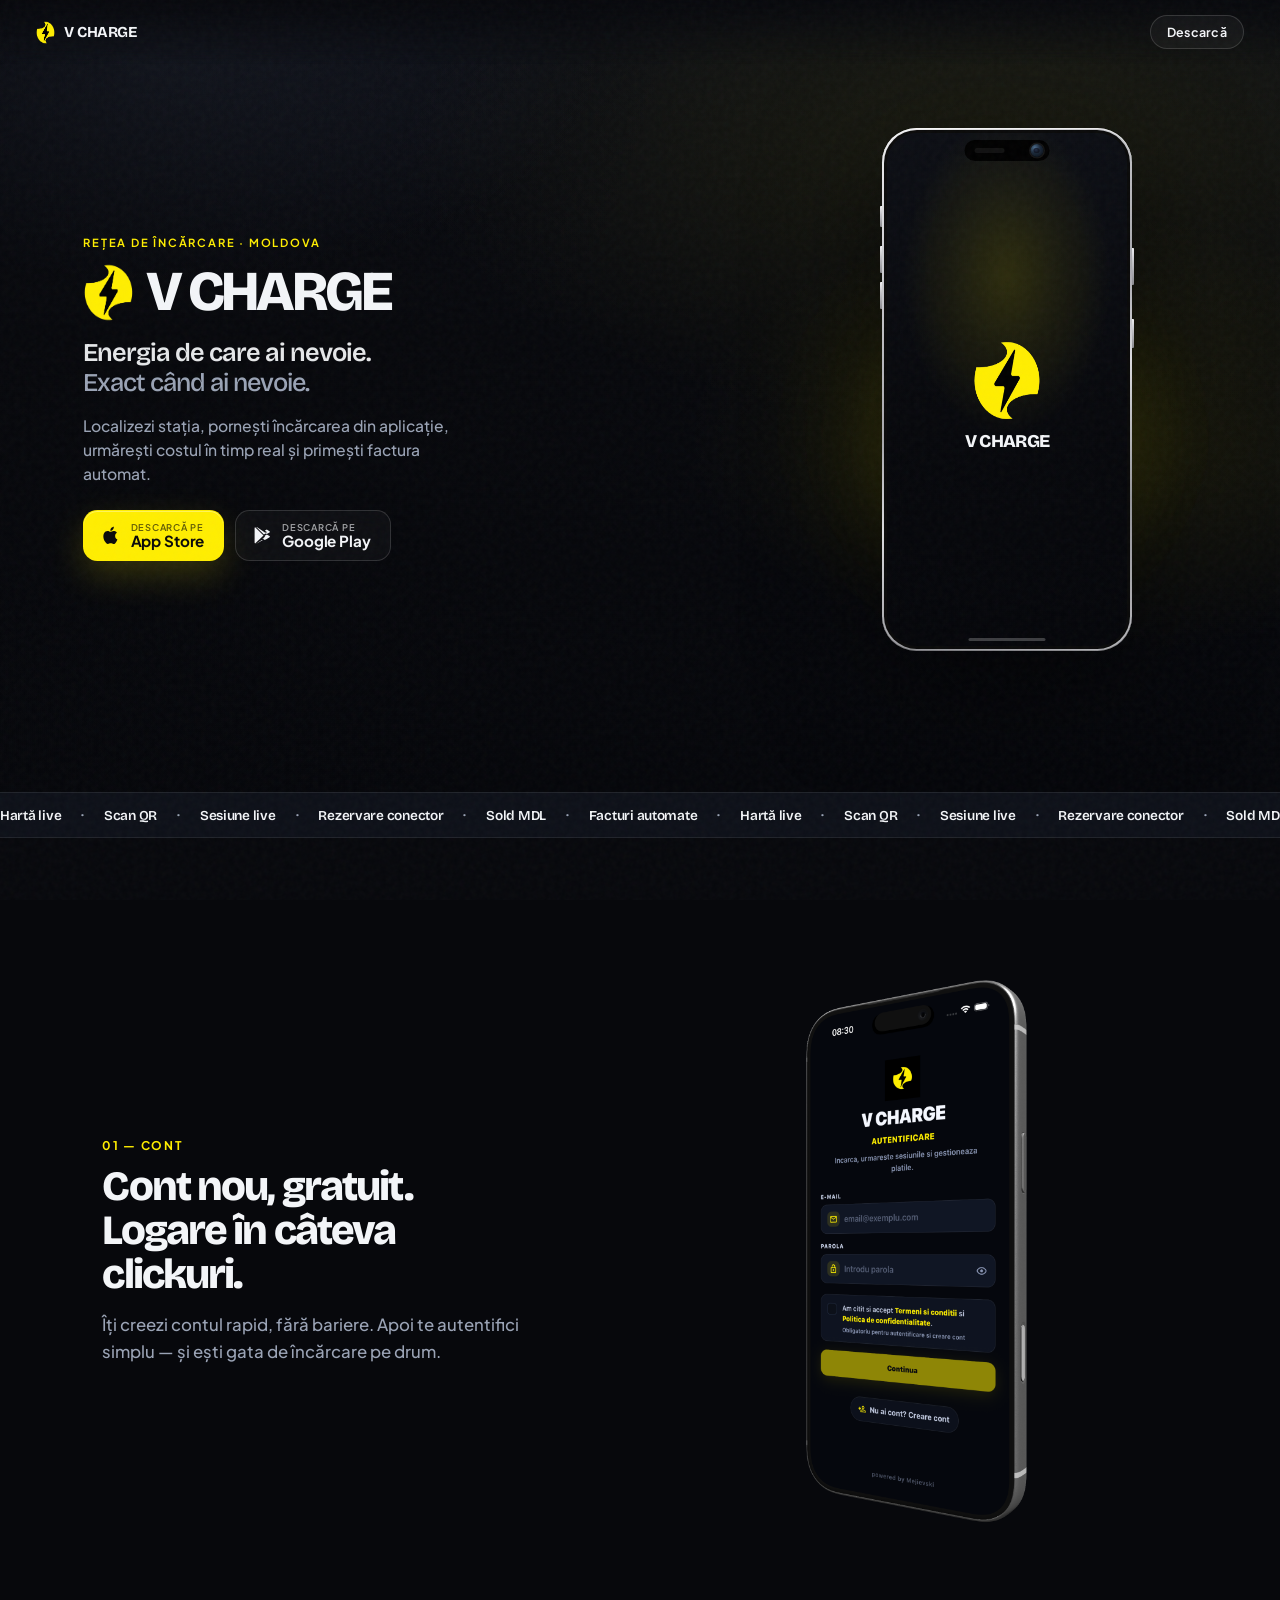
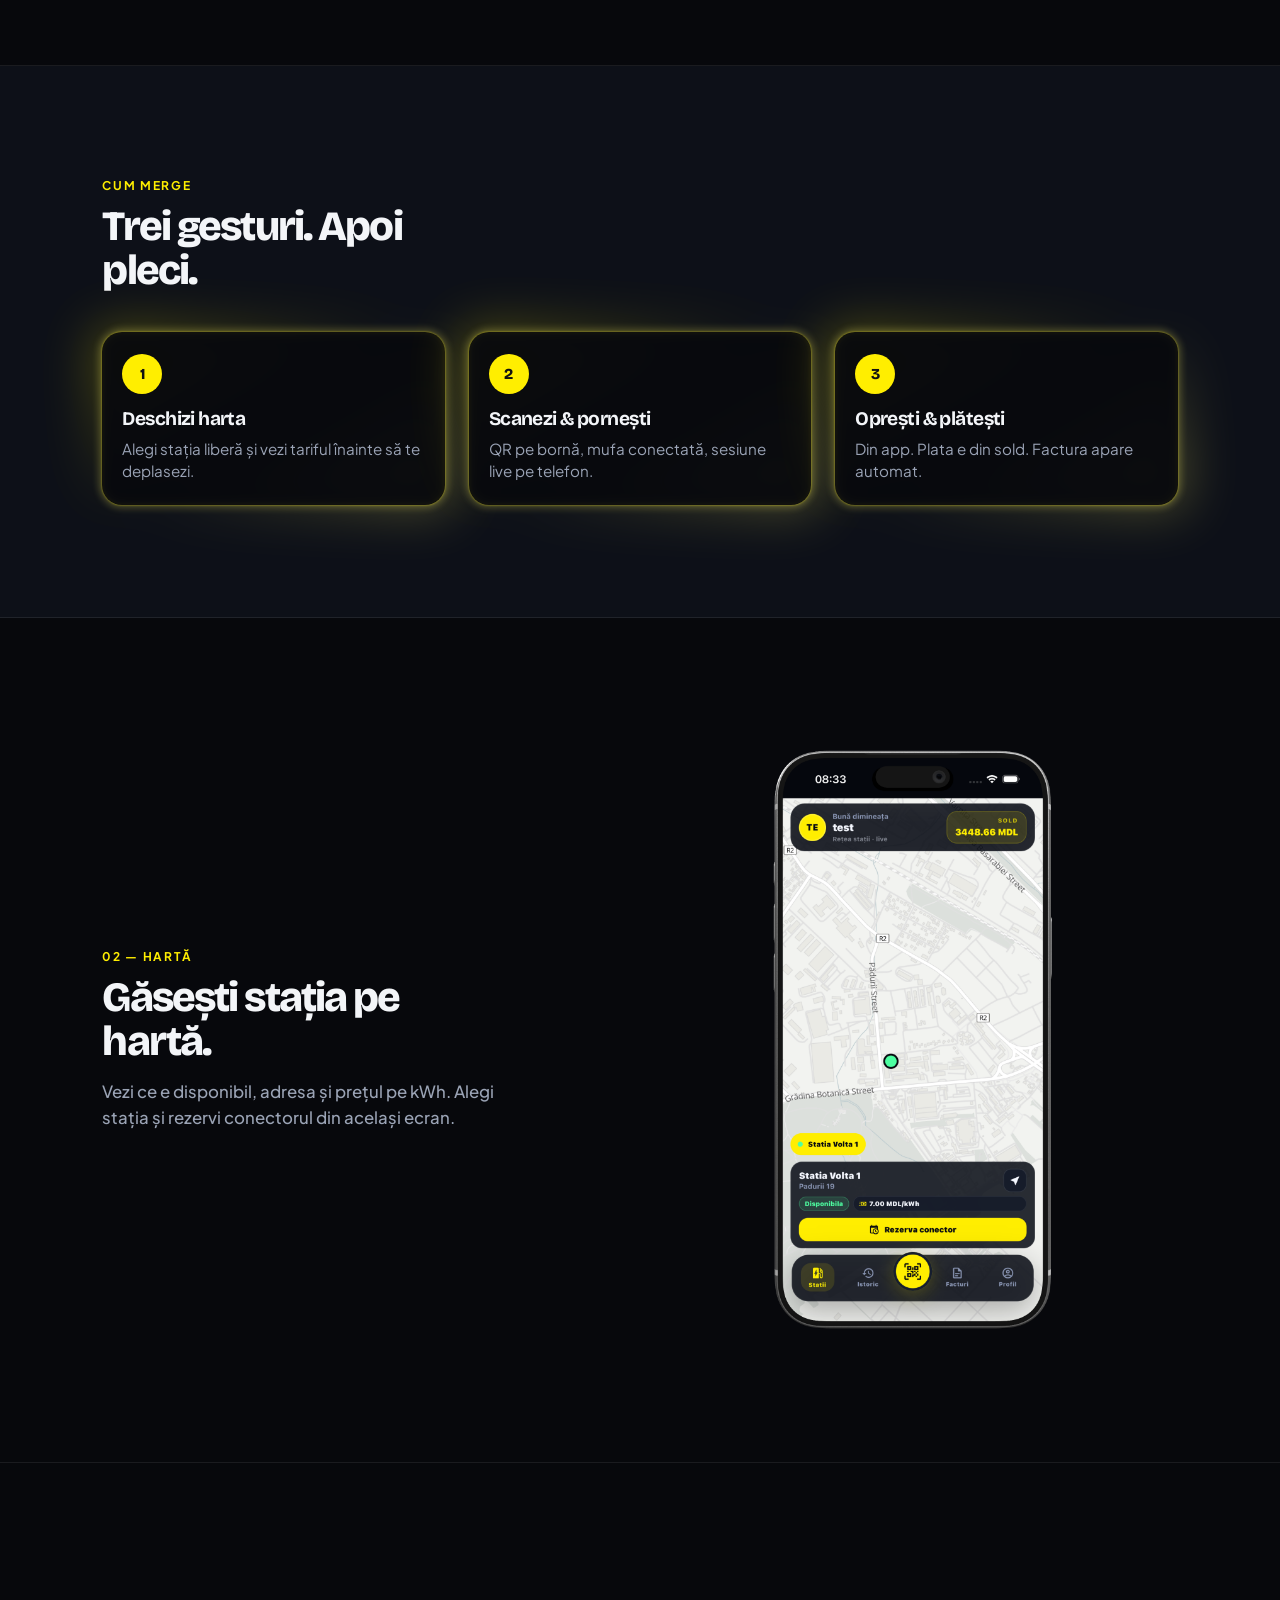
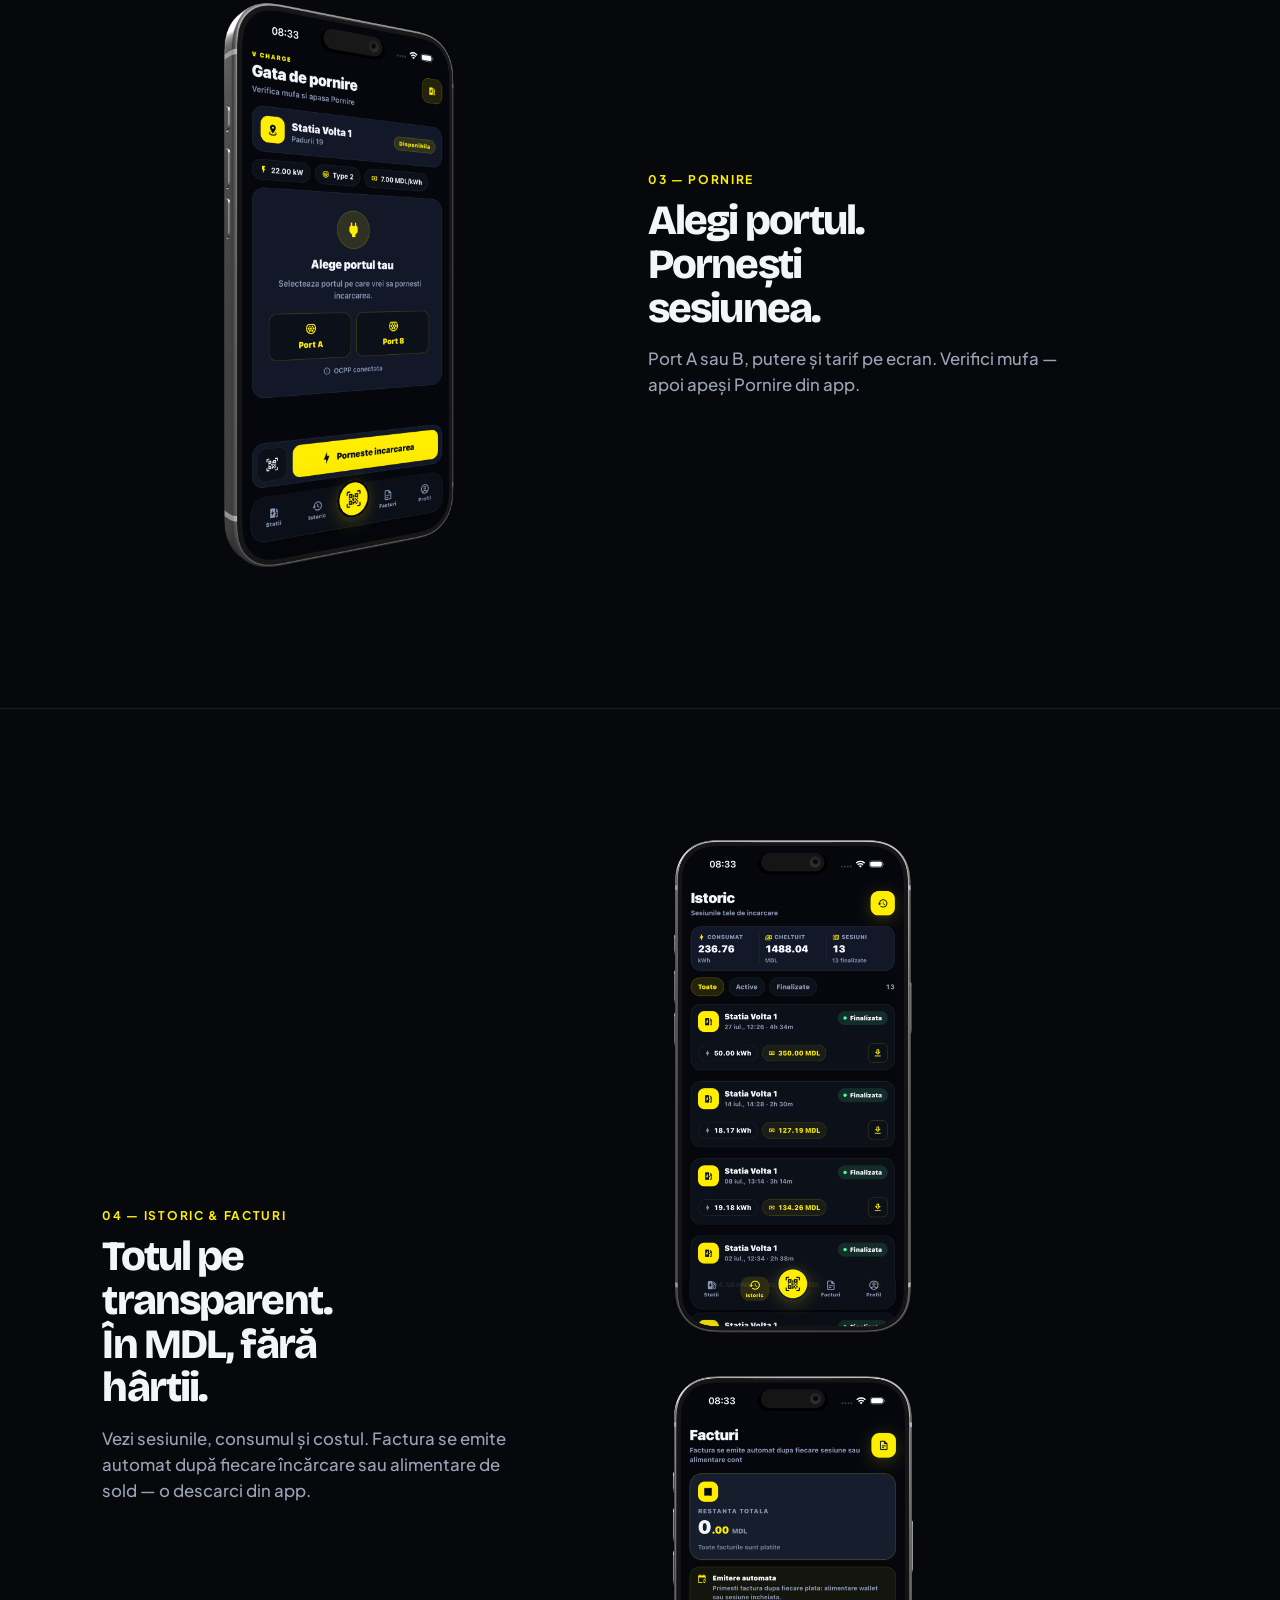
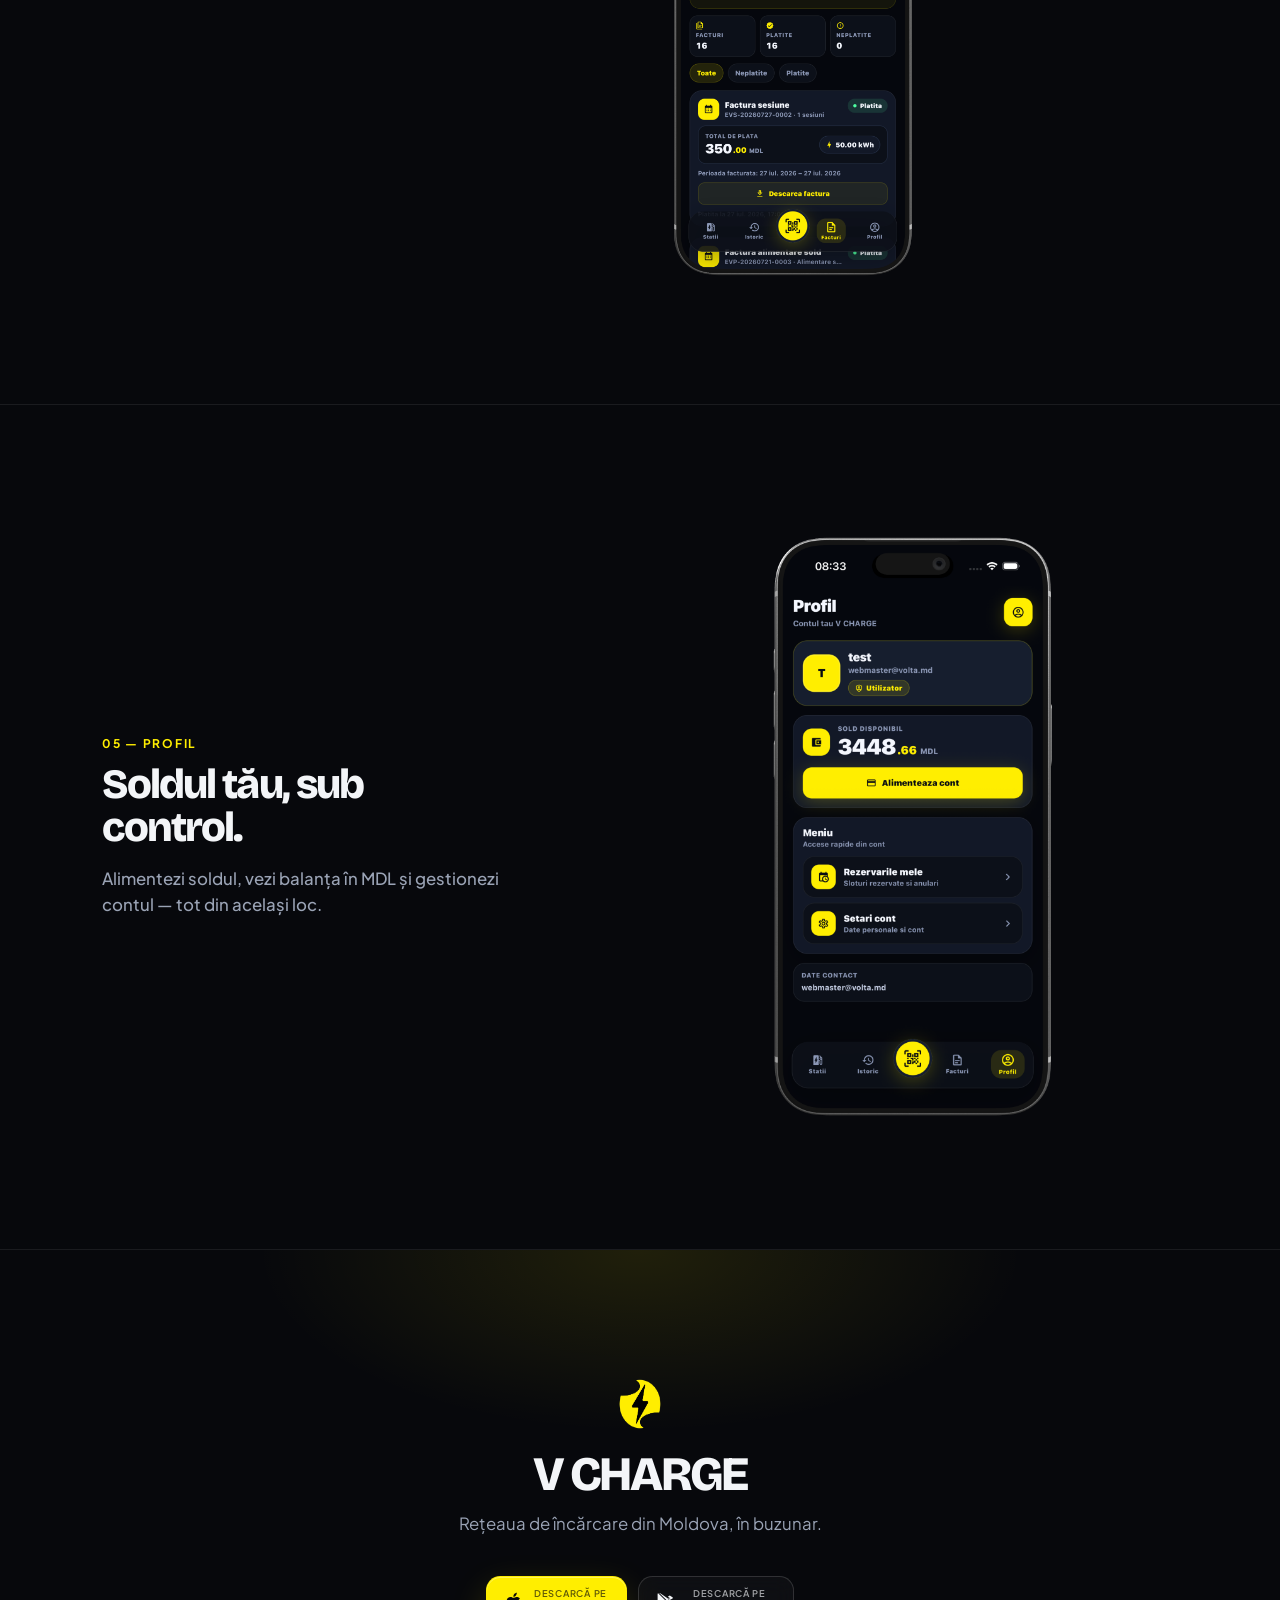
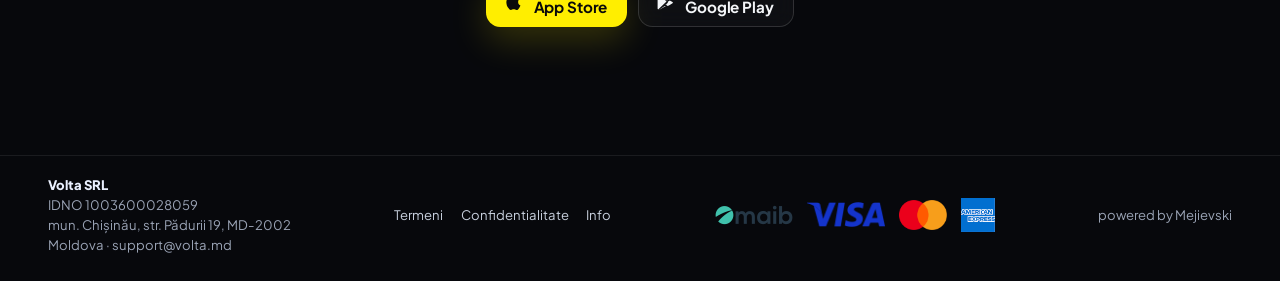
<file: index.html>
<!DOCTYPE html>
<html lang="ro">
<head>
  <meta charset="UTF-8" />
  <meta name="viewport" content="width=device-width, initial-scale=1.0, viewport-fit=cover" />
  <meta name="description" content="V CHARGE — găsești stația, scanezi QR, încarci și plătești din sold. Rețeaua de încărcare din Moldova, pe telefon." />
  <meta property="og:title" content="V CHARGE" />
  <meta property="og:description" content="Încarcă pe drum. Simplu, din telefon." />
  <meta property="og:url" content="https://v-charge.volta.md/" />
  <meta property="og:image" content="https://v-charge.volta.md/assets/app-icon.png" />
  <title>V CHARGE</title>
  <link rel="icon" href="./assets/app-icon.png" type="image/png" />
  <link rel="preconnect" href="https://fonts.googleapis.com" />
  <link rel="preconnect" href="https://fonts.gstatic.com" crossorigin />
  <link href="https://fonts.googleapis.com/css2?family=Bricolage+Grotesque:opsz,wght@12..96,500;12..96,700;12..96,800&family=Plus+Jakarta+Sans:wght@400;500;600;700&display=swap" rel="stylesheet" />
  <link rel="stylesheet" href="./styles.css" />
</head>
<body>
  <div class="grain" aria-hidden="true"></div>

  <header class="nav">
    <div class="nav-brand">
      <img src="./assets/volta-ev-logo.png" alt="" width="28" height="33" />
      <span>V CHARGE</span>
    </div>
    <a class="nav-dl" href="#download">Descarcă</a>
  </header>

  <main>
    <section class="hero">
      <div class="hero-aura" aria-hidden="true">
        <div class="hero-veil"></div>
        <div class="hero-spot"></div>
      </div>

      <div class="hero-content">
        <p class="hero-kicker reveal">Rețea de încărcare · Moldova</p>
        <p class="hero-brand reveal" style="--d: .05s">
          <img src="./assets/volta-ev-logo.png" alt="" width="72" height="85" />
          <span>V CHARGE</span>
        </p>
        <h1 class="hero-h1 reveal" style="--d: .1s">
          <span class="hero-h1-line">Energia de care ai nevoie.</span>
          <span class="hero-h1-line hero-h1-line--mute">Exact când ai nevoie.</span>
        </h1>
        <p class="hero-p reveal" style="--d: .16s">
          Localizezi stația, pornești încărcarea din aplicație, urmărești costul în timp real și primești factura automat.
        </p>

        <div class="stores reveal" style="--d: .22s">
          <a id="btn-apple" class="store store--apple" href="https://apps.apple.com/md/app/v-charge/id6794557570" target="_blank" rel="noopener noreferrer">
            <svg viewBox="0 0 24 24" aria-hidden="true"><path fill="currentColor" d="M18.71 19.5c-.83 1.24-1.71 2.45-3.05 2.47-1.34.03-1.77-.79-3.29-.79-1.53 0-2 .77-3.27.82-1.31.05-2.3-1.32-3.14-2.53C4.25 17 2.94 12.45 4.7 9.39c.87-1.52 2.43-2.48 4.12-2.51 1.28-.02 2.5.87 3.29.87.78 0 2.26-1.07 3.81-.91.65.03 2.47.26 3.64 1.98-.09.06-2.17 1.28-2.15 3.81.03 3.02 2.65 4.03 2.68 4.04-.03.07-.42 1.44-1.38 2.83M13 3.5c.73-.83 1.94-1.46 2.94-1.5.13 1.17-.34 2.35-1.04 3.19-.69.85-1.83 1.51-2.95 1.42-.15-1.15.41-2.35 1.05-3.11z"/></svg>
            <span><small>Descarcă pe</small>App Store</span>
          </a>
          <a id="btn-android" class="store store--play" href="https://play.google.com/store/apps/details?id=com.mjsky.voltaev" target="_blank" rel="noopener noreferrer">
            <svg viewBox="0 0 24 24" aria-hidden="true"><path fill="currentColor" d="M3.6 2.7c-.35.2-.6.58-.6 1v16.6c0 .42.25.8.6 1l9.7-9.3L3.6 2.7zm11.15 6.35 2.3 1.32 3.15-1.82c.55-.32.55-1.12 0-1.44l-3.15-1.82-2.3 1.32 2.85 1.72-2.85.72zm0 5.9-2.85.72 2.85 1.72 2.3-1.32 3.15-1.82c.55-.32.55-1.12 0-1.44l-3.15-1.82-2.3 1.32zm-1.05.6L4.4 21.8c.2.05.4.02.57-.08l11.2-6.47-2.47-1.4zM4.97 2.28 13.7 10.9l2.47-1.4L5.54 2.36c-.18-.1-.38-.13-.57-.08z"/></svg>
            <span><small>Descarcă pe</small>Google Play</span>
          </a>
        </div>
      </div>

      <div class="hero-device reveal" style="--d: .14s" aria-hidden="true">
        <div class="hero-stage">
          <div class="hero-stage-glow"></div>
          <div class="phone">
            <span class="phone-btn phone-btn--action"></span>
            <span class="phone-btn phone-btn--vol-up"></span>
            <span class="phone-btn phone-btn--vol-down"></span>
            <span class="phone-btn phone-btn--power"></span>
            <span class="phone-btn phone-btn--camera"></span>
            <div class="phone-frame">
              <div class="phone-glass">
                <div class="phone-island">
                  <span class="island-speaker"></span>
                  <span class="island-lens"><span class="island-lens-inner"></span></span>
                </div>
                <div class="phone-screen">
                  <img class="phone-logo" src="./assets/volta-ev-logo.png" alt="" width="96" height="114" />
                  <p class="phone-title">V CHARGE</p>
                </div>
                <div class="phone-home"></div>
              </div>
            </div>
          </div>
        </div>
      </div>
    </section>

    <div class="ticker" aria-hidden="true">
      <div class="ticker-track">
        <div class="ticker-group">
          <span>Hartă live</span><span>·</span>
          <span>Scan QR</span><span>·</span>
          <span>Sesiune live</span><span>·</span>
          <span>Rezervare conector</span><span>·</span>
          <span>Sold MDL</span><span>·</span>
          <span>Facturi automate</span><span>·</span>
        </div>
        <div class="ticker-group">
          <span>Hartă live</span><span>·</span>
          <span>Scan QR</span><span>·</span>
          <span>Sesiune live</span><span>·</span>
          <span>Rezervare conector</span><span>·</span>
          <span>Sold MDL</span><span>·</span>
          <span>Facturi automate</span><span>·</span>
        </div>
        <div class="ticker-group">
          <span>Hartă live</span><span>·</span>
          <span>Scan QR</span><span>·</span>
          <span>Sesiune live</span><span>·</span>
          <span>Rezervare conector</span><span>·</span>
          <span>Sold MDL</span><span>·</span>
          <span>Facturi automate</span><span>·</span>
        </div>
        <div class="ticker-group">
          <span>Hartă live</span><span>·</span>
          <span>Scan QR</span><span>·</span>
          <span>Sesiune live</span><span>·</span>
          <span>Rezervare conector</span><span>·</span>
          <span>Sold MDL</span><span>·</span>
          <span>Facturi automate</span><span>·</span>
        </div>
      </div>
    </div>

    <section class="panel" id="app">
      <div class="panel-copy">
        <p class="eyebrow reveal">01 — Cont</p>
        <h2 class="h2 reveal">Cont nou, gratuit.<br />Logare în câteva clickuri.</h2>
        <p class="body reveal">
          Îți creezi contul rapid, fără bariere. Apoi te autentifici simplu —
          și ești gata de încărcare pe drum.
        </p>
      </div>
      <div class="panel-art panel-art--single">
        <img class="shot shot--xl reveal" src="./assets/Mokker.png" alt="Cont nou și logare V CHARGE" width="720" height="1480" loading="lazy" />
      </div>
    </section>

    <section class="steps">
      <p class="eyebrow reveal">Cum merge</p>
      <h2 class="h2 reveal">Trei gesturi. Apoi pleci.</h2>
      <div class="steps-list">
        <div
          class="electric-border step-card reveal"
          data-electric-border
          data-color="#ffee00"
          data-speed="1"
          data-chaos="0.1"
          data-radius="20"
          style="--electric-border-color: #ffee00; --electric-light-color: #fff566; border-radius: 20px; --d: 0s"
        >
          <div class="eb-canvas-container"><canvas class="eb-canvas"></canvas></div>
          <div class="eb-layers">
            <div class="eb-glow-1"></div>
            <div class="eb-glow-2"></div>
            <div class="eb-background-glow"></div>
          </div>
          <div class="eb-content step-card-inner">
            <span class="steps-n">1</span>
            <strong>Deschizi harta</strong>
            <p>Alegi stația liberă și vezi tariful înainte să te deplasezi.</p>
          </div>
        </div>
        <div
          class="electric-border step-card reveal"
          data-electric-border
          data-color="#ffee00"
          data-speed="1"
          data-chaos="0.1"
          data-radius="20"
          style="--electric-border-color: #ffee00; --electric-light-color: #fff566; border-radius: 20px; --d: .08s"
        >
          <div class="eb-canvas-container"><canvas class="eb-canvas"></canvas></div>
          <div class="eb-layers">
            <div class="eb-glow-1"></div>
            <div class="eb-glow-2"></div>
            <div class="eb-background-glow"></div>
          </div>
          <div class="eb-content step-card-inner">
            <span class="steps-n">2</span>
            <strong>Scanezi &amp; pornești</strong>
            <p>QR pe bornă, mufa conectată, sesiune live pe telefon.</p>
          </div>
        </div>
        <div
          class="electric-border step-card reveal"
          data-electric-border
          data-color="#ffee00"
          data-speed="1"
          data-chaos="0.1"
          data-radius="20"
          style="--electric-border-color: #ffee00; --electric-light-color: #fff566; border-radius: 20px; --d: .16s"
        >
          <div class="eb-canvas-container"><canvas class="eb-canvas"></canvas></div>
          <div class="eb-layers">
            <div class="eb-glow-1"></div>
            <div class="eb-glow-2"></div>
            <div class="eb-background-glow"></div>
          </div>
          <div class="eb-content step-card-inner">
            <span class="steps-n">3</span>
            <strong>Oprești &amp; plătești</strong>
            <p>Din app. Plata e din sold. Factura apare automat.</p>
          </div>
        </div>
      </div>
    </section>

    <section class="panel">
      <div class="panel-copy">
        <p class="eyebrow reveal">02 — Hartă</p>
        <h2 class="h2 reveal">Găsești stația pe hartă.</h2>
        <p class="body reveal">
          Vezi ce e disponibil, adresa și prețul pe kWh.
          Alegi stația și rezervi conectorul din același ecran.
        </p>
      </div>
      <div class="panel-art panel-art--single">
        <img class="shot shot--lg reveal" src="./assets/Mokker-1.png" alt="Hartă stații V CHARGE" width="720" height="1480" loading="lazy" />
      </div>
    </section>

    <section class="panel panel--rev">
      <div class="panel-copy">
        <p class="eyebrow reveal">03 — Pornire</p>
        <h2 class="h2 reveal">Alegi portul. Pornești sesiunea.</h2>
        <p class="body reveal">
          Port A sau B, putere și tarif pe ecran. Verifici mufa —
          apoi apeși Pornire din app.
        </p>
      </div>
      <div class="panel-art panel-art--single">
        <img class="shot shot--lg reveal" src="./assets/Mokker-4.png" alt="Pornire încărcare V CHARGE" width="720" height="1480" loading="lazy" />
      </div>
    </section>

    <section class="panel">
      <div class="panel-copy">
        <p class="eyebrow reveal">04 — Istoric &amp; Facturi</p>
        <h2 class="h2 reveal">Totul pe transparent.<br />În MDL, fără hârtii.</h2>
        <p class="body reveal">
          Vezi sesiunile, consumul și costul. Factura se emite automat
          după fiecare încărcare sau alimentare de sold — o descarci din app.
        </p>
      </div>
      <div class="panel-art panel-art--pair">
        <img class="shot shot--pair reveal" src="./assets/Mokker-3.png" alt="Istoric sesiuni V CHARGE" width="720" height="1480" loading="lazy" />
        <img class="shot shot--pair reveal" style="--d:.1s" src="./assets/Mokker-5.png" alt="Facturi V CHARGE" width="720" height="1480" loading="lazy" />
      </div>
    </section>

    <section class="panel">
      <div class="panel-copy">
        <p class="eyebrow reveal">05 — Profil</p>
        <h2 class="h2 reveal">Soldul tău, sub control.</h2>
        <p class="body reveal">
          Alimentezi soldul, vezi balanța în MDL și gestionezi contul —
          tot din același loc.
        </p>
      </div>
      <div class="panel-art panel-art--single">
        <img class="shot shot--lg reveal" src="./assets/Mokker-2.png" alt="Profil și sold V CHARGE" width="720" height="1480" loading="lazy" />
      </div>
    </section>

    <section class="download" id="download">
      <div class="download-inner reveal">
        <img src="./assets/volta-ev-logo.png" alt="" width="56" height="66" />
        <h2>V CHARGE</h2>
        <p>Rețeaua de încărcare din Moldova, în buzunar.</p>
        <div class="stores stores--center">
          <a class="store store--apple js-store-ios" href="https://apps.apple.com/md/app/v-charge/id6794557570" target="_blank" rel="noopener noreferrer">
            <svg viewBox="0 0 24 24" aria-hidden="true"><path fill="currentColor" d="M18.71 19.5c-.83 1.24-1.71 2.45-3.05 2.47-1.34.03-1.77-.79-3.29-.79-1.53 0-2 .77-3.27.82-1.31.05-2.3-1.32-3.14-2.53C4.25 17 2.94 12.45 4.7 9.39c.87-1.52 2.43-2.48 4.12-2.51 1.28-.02 2.5.87 3.29.87.78 0 2.26-1.07 3.81-.91.65.03 2.47.26 3.64 1.98-.09.06-2.17 1.28-2.15 3.81.03 3.02 2.65 4.03 2.68 4.04-.03.07-.42 1.44-1.38 2.83M13 3.5c.73-.83 1.94-1.46 2.94-1.5.13 1.17-.34 2.35-1.04 3.19-.69.85-1.83 1.51-2.95 1.42-.15-1.15.41-2.35 1.05-3.11z"/></svg>
            <span><small>Descarcă pe</small>App Store</span>
          </a>
          <a class="store store--play js-store-android" href="https://play.google.com/store/apps/details?id=com.mjsky.voltaev" target="_blank" rel="noopener noreferrer">
            <svg viewBox="0 0 24 24" aria-hidden="true"><path fill="currentColor" d="M3.6 2.7c-.35.2-.6.58-.6 1v16.6c0 .42.25.8.6 1l9.7-9.3L3.6 2.7zm11.15 6.35 2.3 1.32 3.15-1.82c.55-.32.55-1.12 0-1.44l-3.15-1.82-2.3 1.32 2.85 1.72-2.85.72zm0 5.9-2.85.72 2.85 1.72 2.3-1.32 3.15-1.82c.55-.32.55-1.12 0-1.44l-3.15-1.82-2.3 1.32zm-1.05.6L4.4 21.8c.2.05.4.02.57-.08l11.2-6.47-2.47-1.4zM4.97 2.28 13.7 10.9l2.47-1.4L5.54 2.36c-.18-.1-.38-.13-.57-.08z"/></svg>
            <span><small>Descarcă pe</small>Google Play</span>
          </a>
        </div>
      </div>
    </section>
  </main>

  <footer class="footer">
    <div class="footer-company" id="footer-company">
      <strong>Volta SRL</strong>
      <span id="footer-idno" hidden></span>
      <span id="footer-address" hidden></span>
      <span>Moldova · <a href="mailto:support@volta.md">support@volta.md</a></span>
    </div>
    <nav class="footer-links" aria-label="Legal">
      <a href="./termeni.html">Termeni</a>
      <a href="./confidentialitate.html">Confidentialitate</a>
      <a href="./info.html">Info</a>
    </nav>
    <div class="payment-logos" aria-label="Metode de plată acceptate">
      <a href="https://www.maib.md/" target="_blank" rel="noopener noreferrer" aria-label="Plăți procesate de maib">
        <img src="./assets/payment-logos/maib.png" alt="maib" width="156" height="44" />
      </a>
      <img src="./assets/payment-logos/visa.png" alt="Visa" width="80" height="26" />
      <img src="./assets/payment-logos/mastercard.png" alt="Mastercard" width="74" height="46" />
      <img src="./assets/payment-logos/amex.png" alt="American Express" width="119" height="119" />
    </div>
    <span>powered by Mejievski</span>
  </footer>

  <script src="./config.js?v=20260928"></script>
  <script src="./script.js?v=20260928"></script>
  <script>
    (function () {
      var cfg = window.VOLTA_EV_PROMO || {};
      var idno = document.getElementById('footer-idno');
      var address = document.getElementById('footer-address');
      if (idno && cfg.companyIdno) {
        idno.hidden = false;
        idno.textContent = 'IDNO ' + cfg.companyIdno;
      }
      if (address && cfg.companyAddress) {
        address.hidden = false;
        address.textContent = cfg.companyAddress;
      }
    })();
  </script>
</body>
</html>
</file>
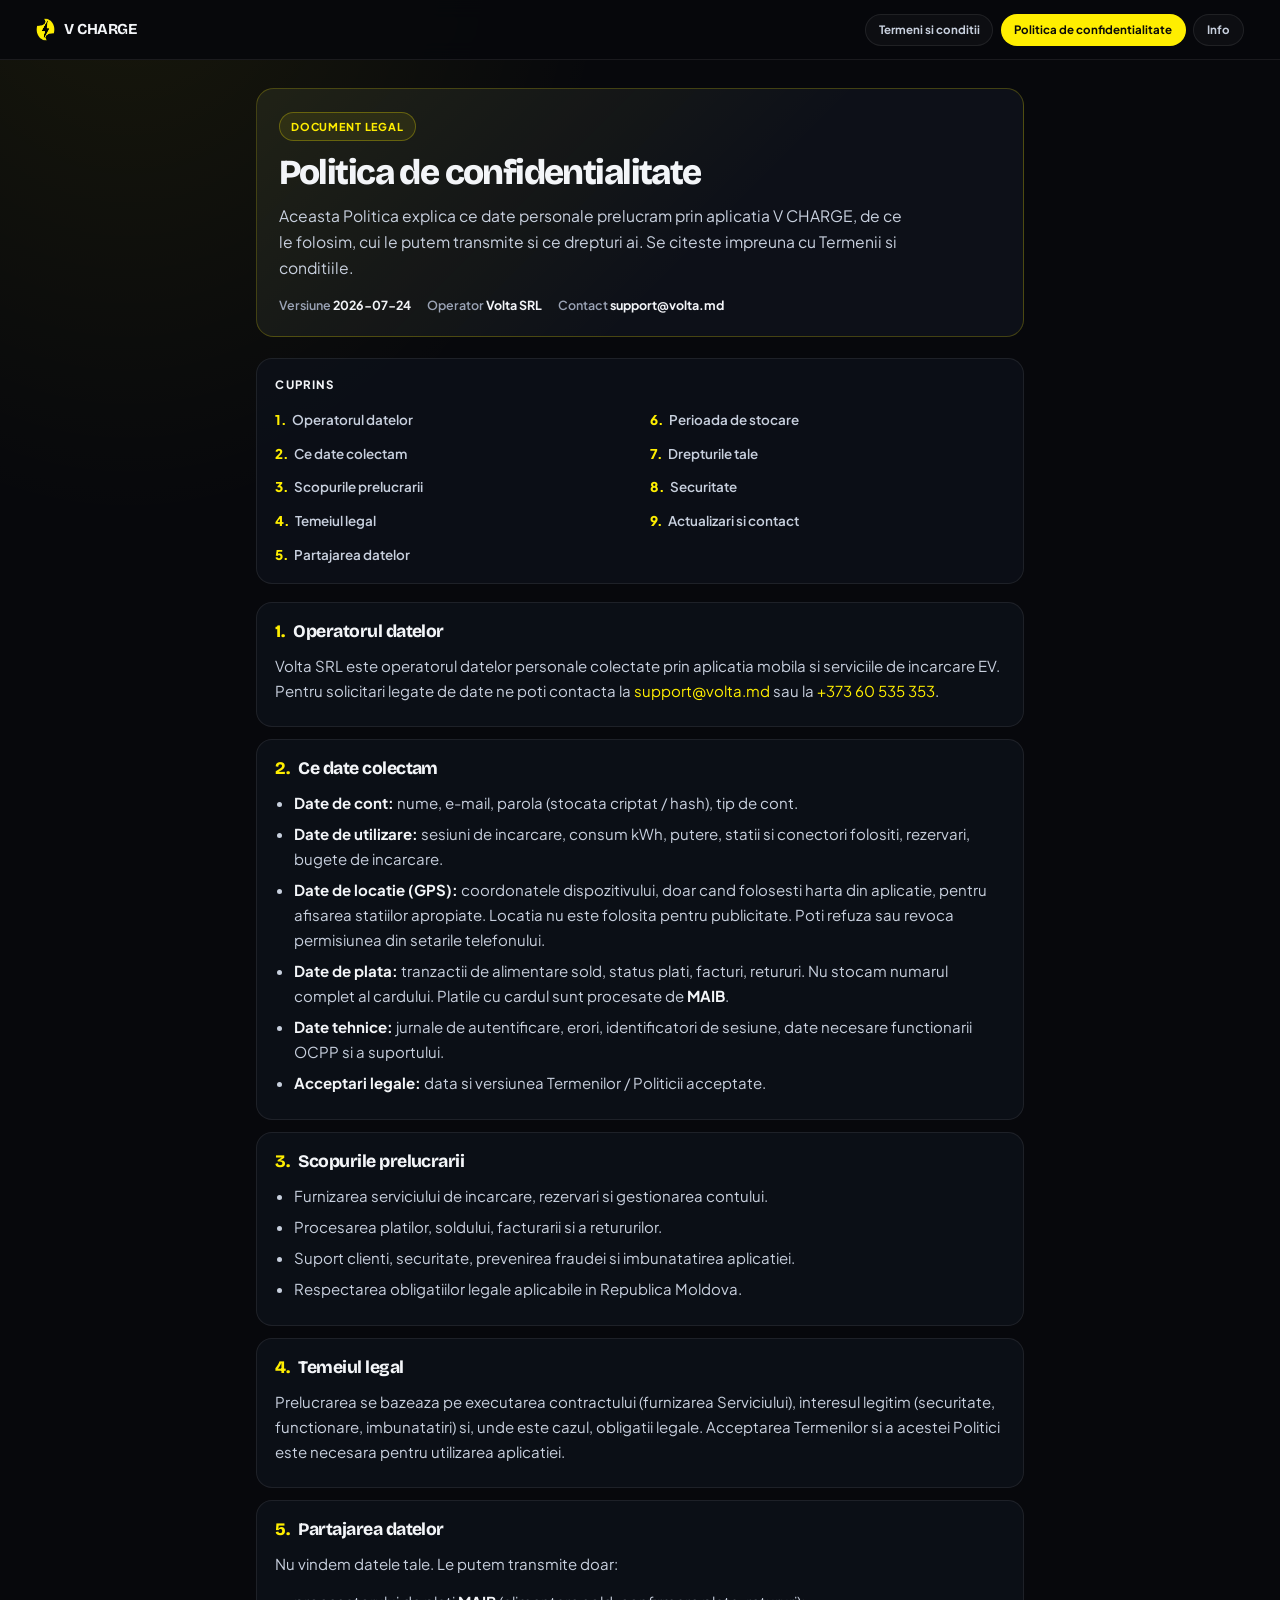
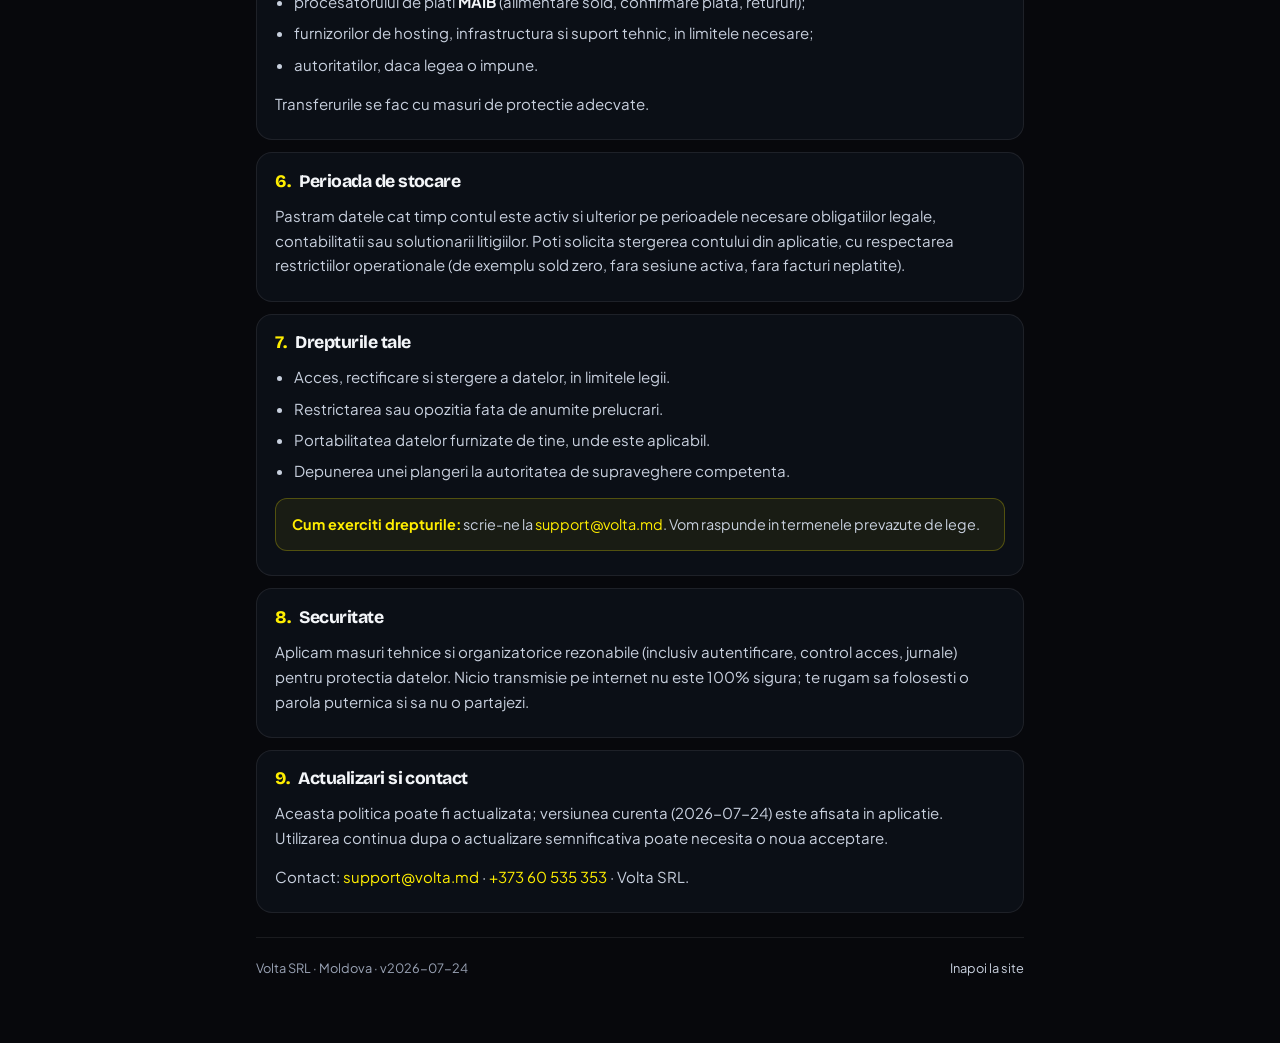
<file: confidentialitate.html>
<!DOCTYPE html>
<html lang="ro">
<head>
  <meta charset="UTF-8" />
  <meta name="viewport" content="width=device-width, initial-scale=1.0, viewport-fit=cover" />
  <meta name="description" content="Politica de confidentialitate — Volta SRL" />
  <title>Politica de confidentialitate · Volta SRL</title>
  <link rel="icon" href="./assets/app-icon.png" type="image/png" />
  <link rel="preconnect" href="https://fonts.googleapis.com" />
  <link rel="preconnect" href="https://fonts.gstatic.com" crossorigin />
  <link href="https://fonts.googleapis.com/css2?family=Bricolage+Grotesque:opsz,wght@12..96,500;12..96,700;12..96,800&family=Plus+Jakarta+Sans:wght@400;500;600;700&display=swap" rel="stylesheet" />
  <link rel="stylesheet" href="./legal.css" />
</head>
<body>
  <header class="legal-nav">
    <a class="legal-nav-brand" href="./">
      <img src="./assets/volta-ev-logo.png" alt="" width="28" height="33" />
      <span>V CHARGE</span>
    </a>
    <nav class="legal-nav-links" aria-label="Documente legale">
      <a href="./termeni.html">Termeni si conditii</a>
      <a class="is-active" href="./confidentialitate.html">Politica de confidentialitate</a>
      <a href="./info.html">Info</a>
    </nav>
  </header>

  <main class="legal-shell">
    <header class="legal-hero">
      <p class="legal-badge">Document legal</p>
      <h1>Politica de confidentialitate</h1>
      <p class="legal-lede">Aceasta Politica explica ce date personale prelucram prin aplicatia V CHARGE, de ce le folosim, cui le putem transmite si ce drepturi ai. Se citeste impreuna cu Termenii si conditiile.</p>
      <div class="legal-meta">
        <span>Versiune <strong>2026-07-24</strong></span><span>Operator <strong>Volta SRL</strong></span><span>Contact <strong>support@volta.md</strong></span>
      </div>
    </header>

    <nav class="legal-toc" aria-label="Cuprins">
      <h2>Cuprins</h2>
      
      <ol>
        <li><a href="#p1"><span class="n">1.</span>Operatorul datelor</a></li>
        <li><a href="#p2"><span class="n">2.</span>Ce date colectam</a></li>
        <li><a href="#p3"><span class="n">3.</span>Scopurile prelucrarii</a></li>
        <li><a href="#p4"><span class="n">4.</span>Temeiul legal</a></li>
        <li><a href="#p5"><span class="n">5.</span>Partajarea datelor</a></li>
        <li><a href="#p6"><span class="n">6.</span>Perioada de stocare</a></li>
        <li><a href="#p7"><span class="n">7.</span>Drepturile tale</a></li>
        <li><a href="#p8"><span class="n">8.</span>Securitate</a></li>
        <li><a href="#p9"><span class="n">9.</span>Actualizari si contact</a></li>
      </ol>

    </nav>

    
    <section class="legal-section" id="p1">
      <h2><span class="n">1.</span> Operatorul datelor</h2>
      <p>
        Volta SRL este operatorul datelor personale colectate prin aplicatia mobila
        si serviciile de incarcare EV. Pentru solicitari legate de date ne poti contacta la
        <a href="mailto:support@volta.md">support@volta.md</a>
        sau la <a href="tel:+37360535353">+373 60 535 353</a>.
      </p>
    </section>

    <section class="legal-section" id="p2">
      <h2><span class="n">2.</span> Ce date colectam</h2>
      <ul>
        <li><strong>Date de cont:</strong> nume, e-mail, parola (stocata criptat / hash), tip de cont.</li>
        <li><strong>Date de utilizare:</strong> sesiuni de incarcare, consum kWh, putere, statii
            si conectori folositi, rezervari, bugete de incarcare.</li>
        <li><strong>Date de locatie (GPS):</strong> coordonatele dispozitivului, doar cand folosesti
            harta din aplicatie, pentru afisarea statiilor apropiate. Locatia nu este folosita
            pentru publicitate. Poti refuza sau revoca permisiunea din setarile telefonului.</li>
        <li><strong>Date de plata:</strong> tranzactii de alimentare sold, status plati, facturi,
            retururi. Nu stocam numarul complet al cardului. Platile cu cardul sunt procesate de
            <strong>MAIB</strong>.</li>
        <li><strong>Date tehnice:</strong> jurnale de autentificare, erori, identificatori de sesiune,
            date necesare functionarii OCPP si a suportului.</li>
        <li><strong>Acceptari legale:</strong> data si versiunea Termenilor / Politicii acceptate.</li>
      </ul>
    </section>

    <section class="legal-section" id="p3">
      <h2><span class="n">3.</span> Scopurile prelucrarii</h2>
      <ul>
        <li>Furnizarea serviciului de incarcare, rezervari si gestionarea contului.</li>
        <li>Procesarea platilor, soldului, facturarii si a retururilor.</li>
        <li>Suport clienti, securitate, prevenirea fraudei si imbunatatirea aplicatiei.</li>
        <li>Respectarea obligatiilor legale aplicabile in Republica Moldova.</li>
      </ul>
    </section>

    <section class="legal-section" id="p4">
      <h2><span class="n">4.</span> Temeiul legal</h2>
      <p>
        Prelucrarea se bazeaza pe executarea contractului (furnizarea Serviciului),
        interesul legitim (securitate, functionare, imbunatatiri) si, unde este cazul,
        obligatii legale. Acceptarea Termenilor si a acestei Politici este necesara
        pentru utilizarea aplicatiei.
      </p>
    </section>

    <section class="legal-section" id="p5">
      <h2><span class="n">5.</span> Partajarea datelor</h2>
      <p>Nu vindem datele tale. Le putem transmite doar:</p>
      <ul>
        <li>procesatorului de plati <strong>MAIB</strong> (alimentare sold, confirmare plata, retururi);</li>
        <li>furnizorilor de hosting, infrastructura si suport tehnic, in limitele necesare;</li>
        <li>autoritatilor, daca legea o impune.</li>
      </ul>
      <p>Transferurile se fac cu masuri de protectie adecvate.</p>
    </section>

    <section class="legal-section" id="p6">
      <h2><span class="n">6.</span> Perioada de stocare</h2>
      <p>
        Pastram datele cat timp contul este activ si ulterior pe perioadele necesare
        obligatiilor legale, contabilitatii sau solutionarii litigiilor. Poti solicita
        stergerea contului din aplicatie, cu respectarea restrictiilor operationale
        (de exemplu sold zero, fara sesiune activa, fara facturi neplatite).
      </p>
    </section>

    <section class="legal-section" id="p7">
      <h2><span class="n">7.</span> Drepturile tale</h2>
      <ul>
        <li>Acces, rectificare si stergere a datelor, in limitele legii.</li>
        <li>Restrictarea sau opozitia fata de anumite prelucrari.</li>
        <li>Portabilitatea datelor furnizate de tine, unde este aplicabil.</li>
        <li>Depunerea unei plangeri la autoritatea de supraveghere competenta.</li>
      </ul>
      <div class="legal-callout">
        <strong>Cum exerciti drepturile:</strong> scrie-ne la
        <a href="mailto:support@volta.md">support@volta.md</a>. Vom raspunde in termenele
        prevazute de lege.
      </div>
    </section>

    <section class="legal-section" id="p8">
      <h2><span class="n">8.</span> Securitate</h2>
      <p>
        Aplicam masuri tehnice si organizatorice rezonabile (inclusiv autentificare,
        control acces, jurnale) pentru protectia datelor. Nicio transmisie pe internet
        nu este 100% sigura; te rugam sa folosesti o parola puternica si sa nu o partajezi.
      </p>
    </section>

    <section class="legal-section" id="p9">
      <h2><span class="n">9.</span> Actualizari si contact</h2>
      <p>
        Aceasta politica poate fi actualizata; versiunea curenta (2026-07-24)
        este afisata in aplicatie. Utilizarea continua dupa o actualizare semnificativa
        poate necesita o noua acceptare.
      </p>
      <p>
        Contact: <a href="mailto:support@volta.md">support@volta.md</a>
        · <a href="tel:+37360535353">+373 60 535 353</a>
        · Volta SRL.
      </p>
    </section>


    <footer class="legal-footer">
      <span>Volta SRL · Moldova · v2026-07-24</span>
      <a href="./">Inapoi la site</a>
    </footer>
  </main>
</body>
</html>
</file>
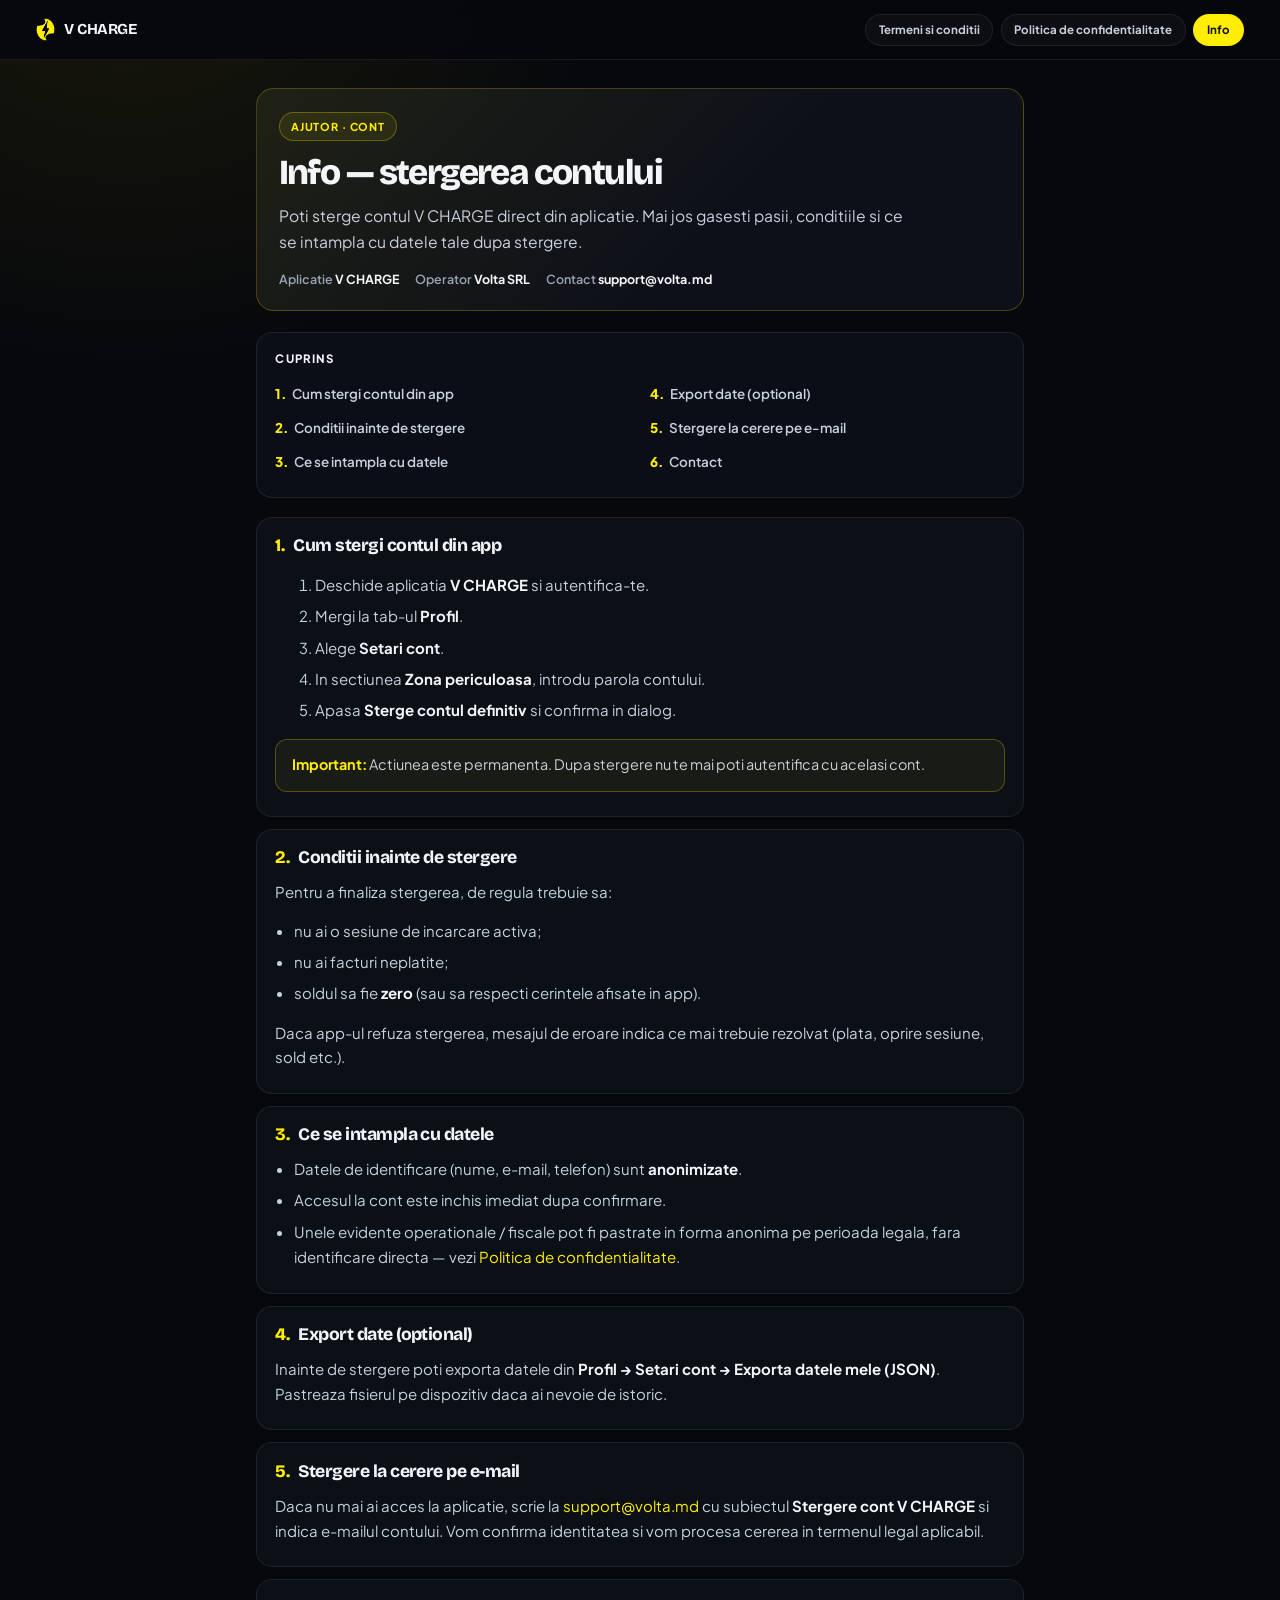
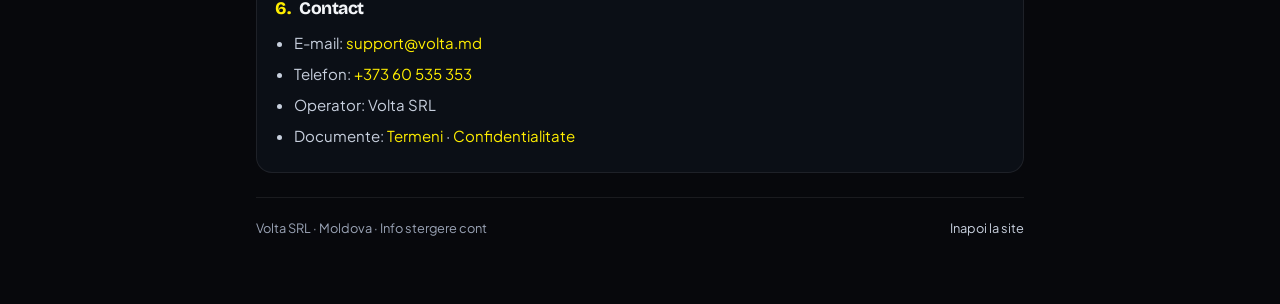
<file: info.html>
<!DOCTYPE html>
<html lang="ro">
<head>
  <meta charset="UTF-8" />
  <meta name="viewport" content="width=device-width, initial-scale=1.0, viewport-fit=cover" />
  <meta name="description" content="Cum stergi contul V CHARGE — instructiuni pentru Google Play si utilizatori" />
  <title>Info · Stergere cont · V CHARGE</title>
  <link rel="icon" href="./assets/app-icon.png" type="image/png" />
  <link rel="preconnect" href="https://fonts.googleapis.com" />
  <link rel="preconnect" href="https://fonts.gstatic.com" crossorigin />
  <link href="https://fonts.googleapis.com/css2?family=Bricolage+Grotesque:opsz,wght@12..96,500;12..96,700;12..96,800&family=Plus+Jakarta+Sans:wght@400;500;600;700&display=swap" rel="stylesheet" />
  <link rel="stylesheet" href="./legal.css" />
</head>
<body>
  <header class="legal-nav">
    <a class="legal-nav-brand" href="./">
      <img src="./assets/volta-ev-logo.png" alt="" width="28" height="33" />
      <span>V CHARGE</span>
    </a>
    <nav class="legal-nav-links" aria-label="Documente legale">
      <a href="./termeni.html">Termeni si conditii</a>
      <a href="./confidentialitate.html">Politica de confidentialitate</a>
      <a class="is-active" href="./info.html">Info</a>
    </nav>
  </header>

  <main class="legal-shell">
    <header class="legal-hero">
      <p class="legal-badge">Ajutor · Cont</p>
      <h1>Info — stergerea contului</h1>
      <p class="legal-lede">
        Poti sterge contul V CHARGE direct din aplicatie. Mai jos gasesti pasii, conditiile
        si ce se intampla cu datele tale dupa stergere.
      </p>
      <div class="legal-meta">
        <span>Aplicatie <strong>V CHARGE</strong></span>
        <span>Operator <strong>Volta SRL</strong></span>
        <span>Contact <strong>support@volta.md</strong></span>
      </div>
    </header>

    <nav class="legal-toc" aria-label="Cuprins">
      <h2>Cuprins</h2>
      <ol>
        <li><a href="#i1"><span class="n">1.</span>Cum stergi contul din app</a></li>
        <li><a href="#i2"><span class="n">2.</span>Conditii inainte de stergere</a></li>
        <li><a href="#i3"><span class="n">3.</span>Ce se intampla cu datele</a></li>
        <li><a href="#i4"><span class="n">4.</span>Export date (optional)</a></li>
        <li><a href="#i5"><span class="n">5.</span>Stergere la cerere pe e-mail</a></li>
        <li><a href="#i6"><span class="n">6.</span>Contact</a></li>
      </ol>
    </nav>

    <section class="legal-section" id="i1">
      <h2><span class="n">1.</span> Cum stergi contul din app</h2>
      <ol>
        <li>Deschide aplicatia <strong>V CHARGE</strong> si autentifica-te.</li>
        <li>Mergi la tab-ul <strong>Profil</strong>.</li>
        <li>Alege <strong>Setari cont</strong>.</li>
        <li>In sectiunea <strong>Zona periculoasa</strong>, introdu parola contului.</li>
        <li>Apasa <strong>Sterge contul definitiv</strong> si confirma in dialog.</li>
      </ol>
      <div class="legal-callout">
        <strong>Important:</strong> Actiunea este permanenta. Dupa stergere nu te mai poti
        autentifica cu acelasi cont.
      </div>
    </section>

    <section class="legal-section" id="i2">
      <h2><span class="n">2.</span> Conditii inainte de stergere</h2>
      <p>Pentru a finaliza stergerea, de regula trebuie sa:</p>
      <ul>
        <li>nu ai o sesiune de incarcare activa;</li>
        <li>nu ai facturi neplatite;</li>
        <li>soldul sa fie <strong>zero</strong> (sau sa respecti cerintele afisate in app).</li>
      </ul>
      <p>
        Daca app-ul refuza stergerea, mesajul de eroare indica ce mai trebuie rezolvat
        (plata, oprire sesiune, sold etc.).
      </p>
    </section>

    <section class="legal-section" id="i3">
      <h2><span class="n">3.</span> Ce se intampla cu datele</h2>
      <ul>
        <li>Datele de identificare (nume, e-mail, telefon) sunt <strong>anonimizate</strong>.</li>
        <li>Accesul la cont este inchis imediat dupa confirmare.</li>
        <li>
          Unele evidente operationale / fiscale pot fi pastrate in forma anonima pe perioada
          legala, fara identificare directa — vezi
          <a href="./confidentialitate.html">Politica de confidentialitate</a>.
        </li>
      </ul>
    </section>

    <section class="legal-section" id="i4">
      <h2><span class="n">4.</span> Export date (optional)</h2>
      <p>
        Inainte de stergere poti exporta datele din <strong>Profil → Setari cont → Exporta datele mele (JSON)</strong>.
        Pastreaza fisierul pe dispozitiv daca ai nevoie de istoric.
      </p>
    </section>

    <section class="legal-section" id="i5">
      <h2><span class="n">5.</span> Stergere la cerere pe e-mail</h2>
      <p>
        Daca nu mai ai acces la aplicatie, scrie la
        <a href="mailto:support@volta.md?subject=Stergere%20cont%20V%20CHARGE">support@volta.md</a>
        cu subiectul <strong>Stergere cont V CHARGE</strong> si indica e-mailul contului.
        Vom confirma identitatea si vom procesa cererea in termenul legal aplicabil.
      </p>
    </section>

    <section class="legal-section" id="i6">
      <h2><span class="n">6.</span> Contact</h2>
      <ul>
        <li>E-mail: <a href="mailto:support@volta.md">support@volta.md</a></li>
        <li>Telefon: <a href="tel:+37360535353">+373 60 535 353</a></li>
        <li>Operator: Volta SRL</li>
        <li>Documente: <a href="./termeni.html">Termeni</a> · <a href="./confidentialitate.html">Confidentialitate</a></li>
      </ul>
    </section>

    <footer class="legal-footer">
      <span>Volta SRL · Moldova · Info stergere cont</span>
      <a href="./">Inapoi la site</a>
    </footer>
  </main>
</body>
</html>
</file>
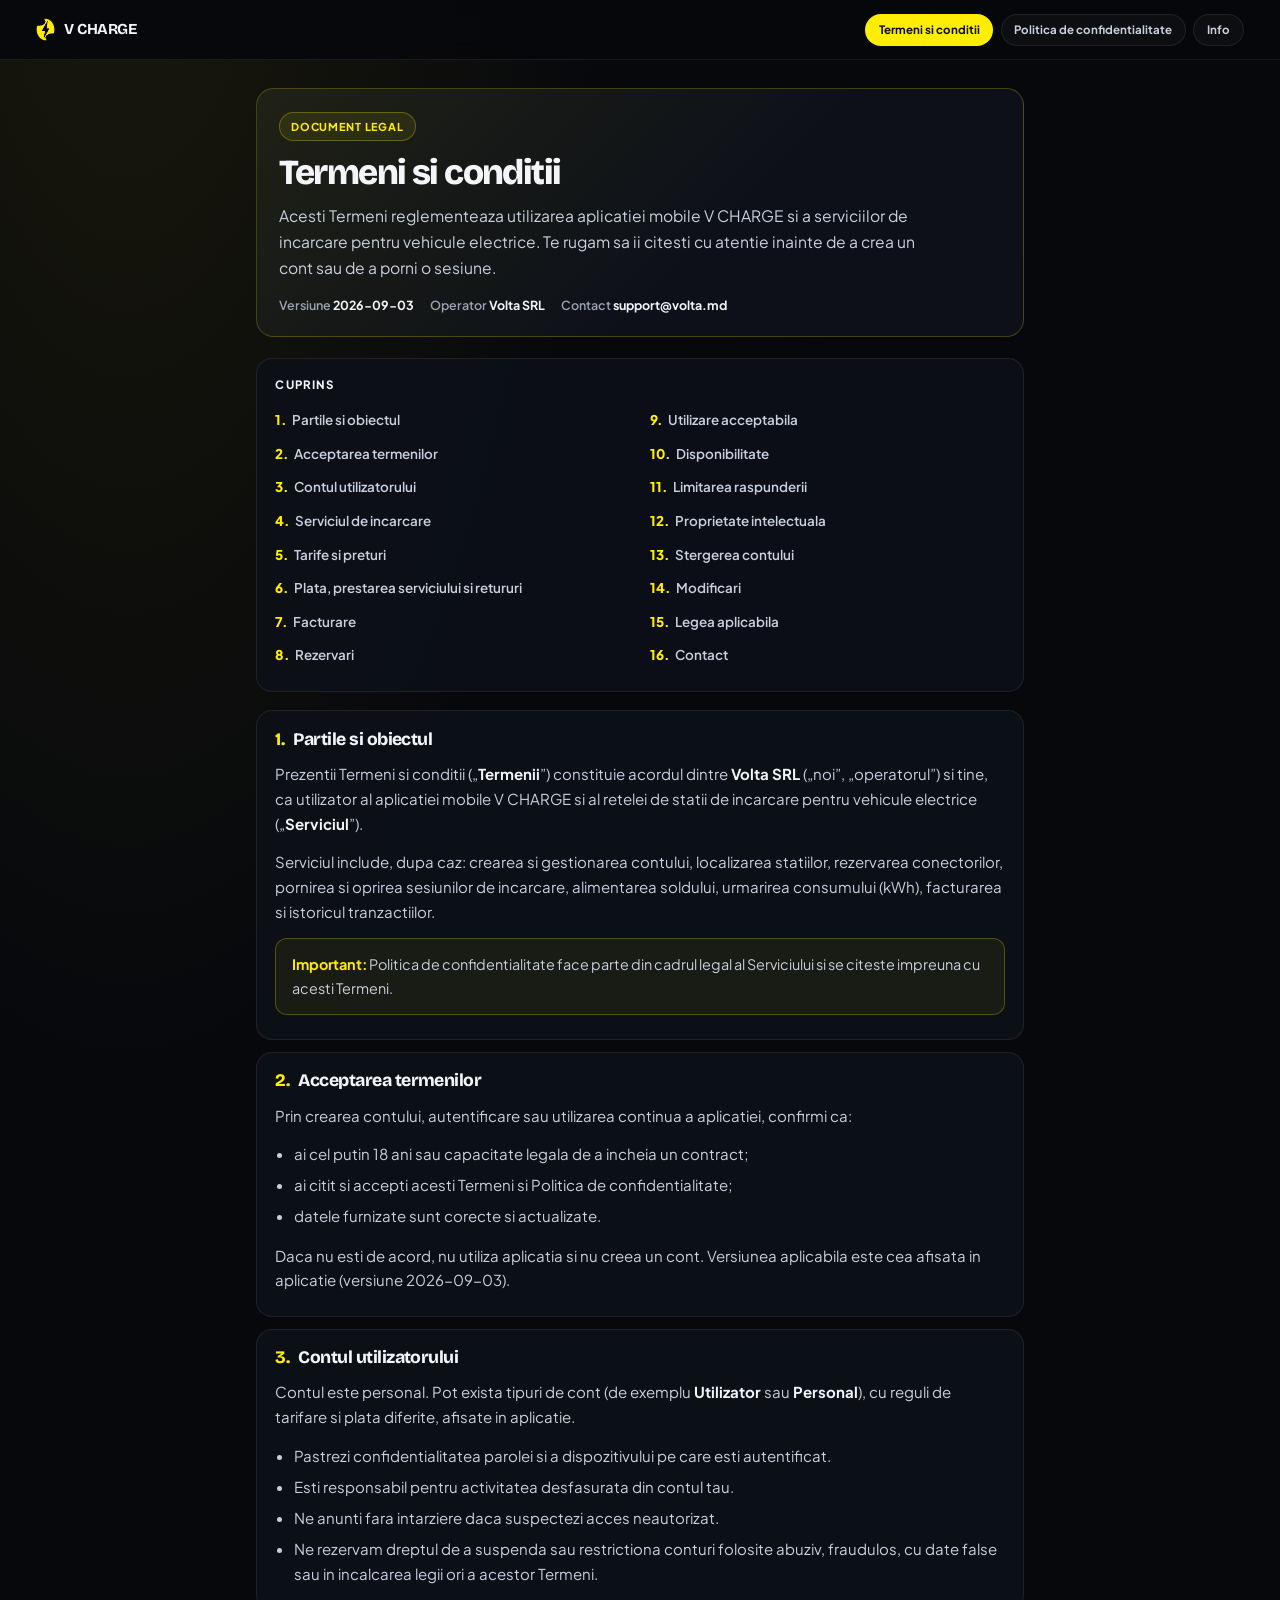
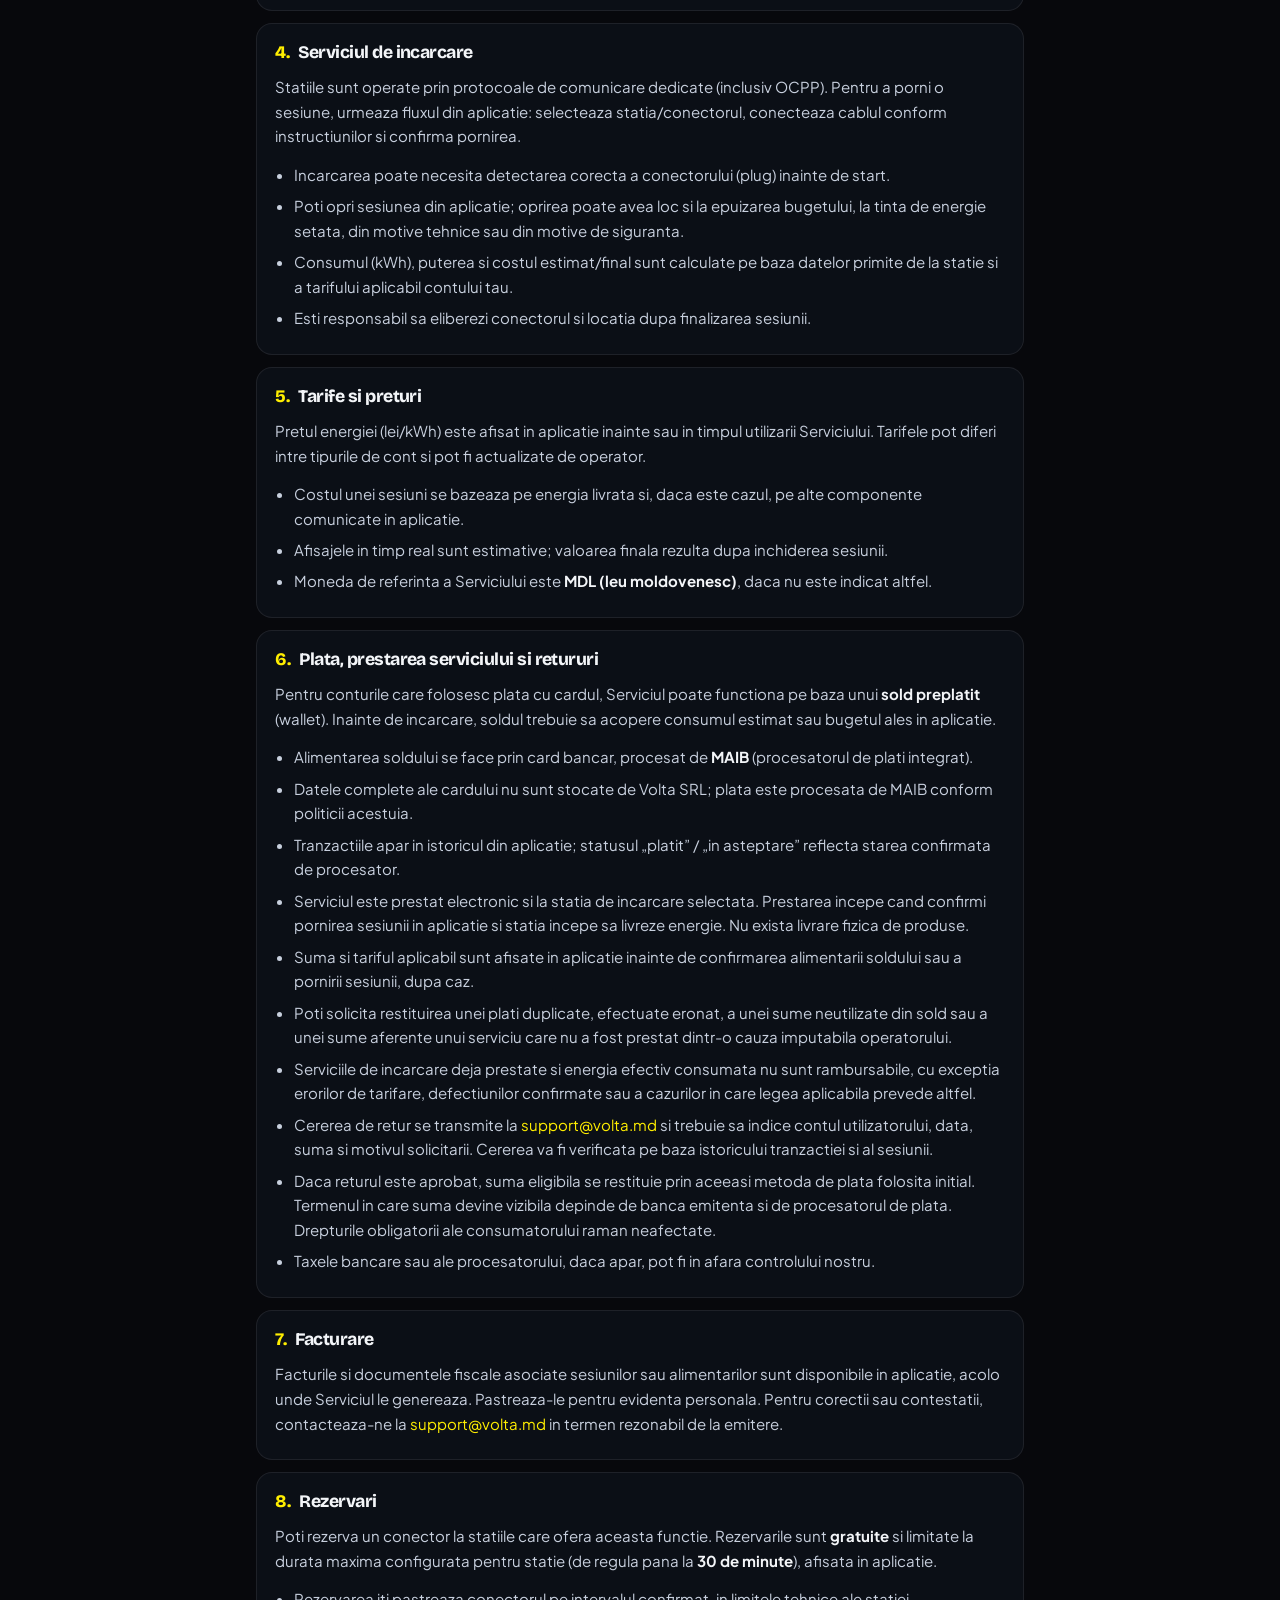
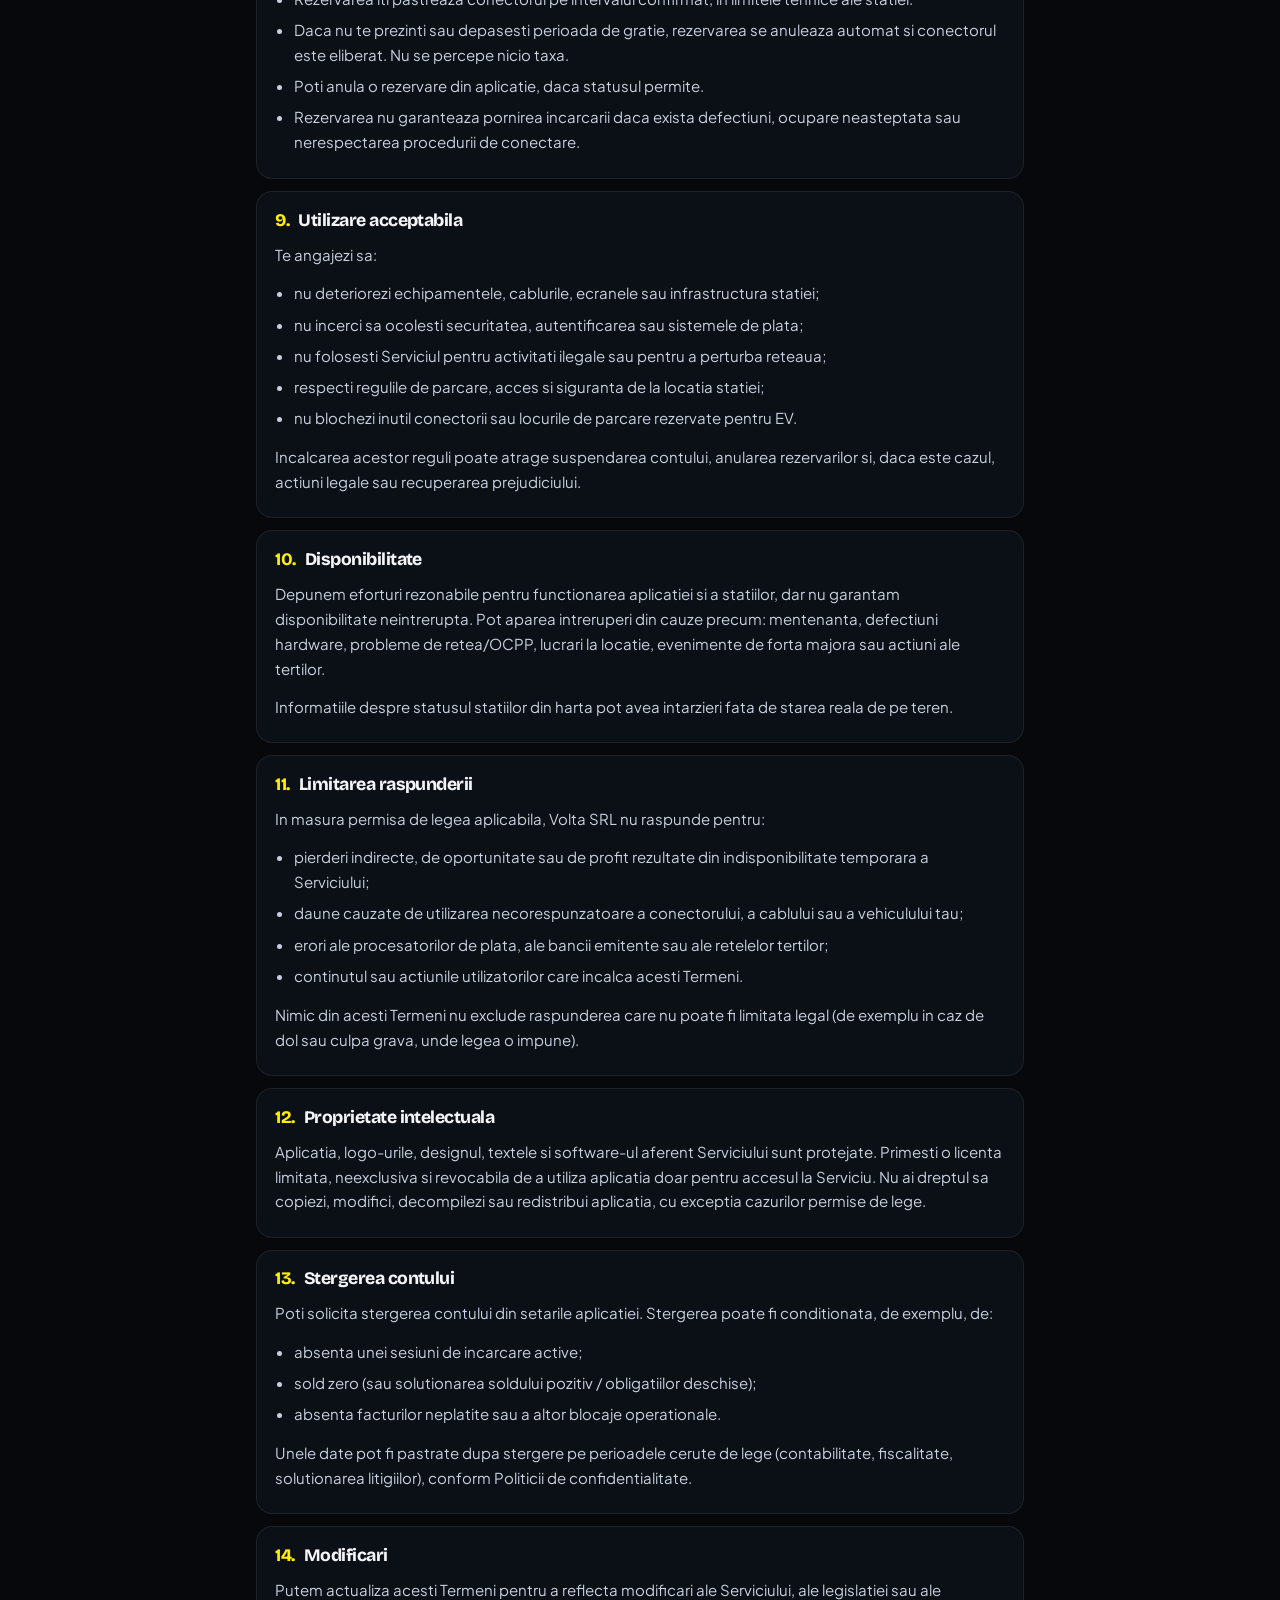
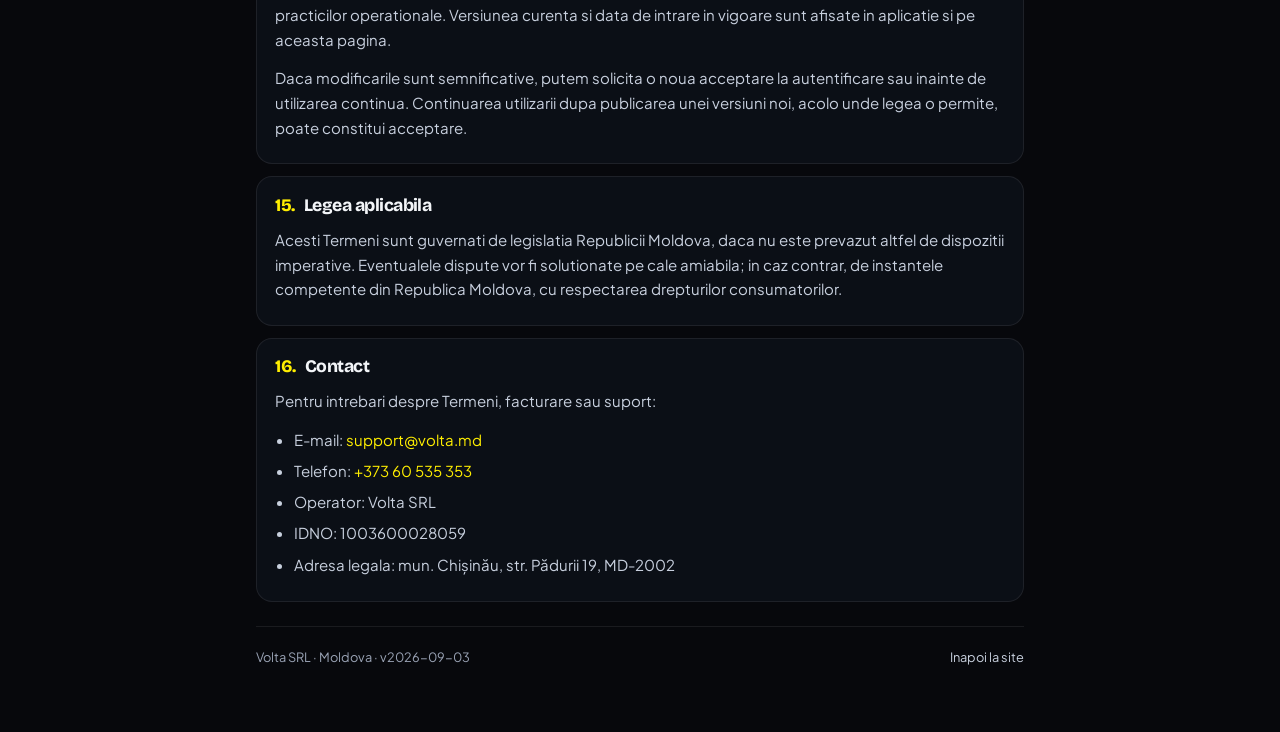
<file: termeni.html>
<!DOCTYPE html>
<html lang="ro">
<head>
  <meta charset="UTF-8" />
  <meta name="viewport" content="width=device-width, initial-scale=1.0, viewport-fit=cover" />
  <meta name="description" content="Termeni si conditii — Volta SRL" />
  <title>Termeni si conditii · Volta SRL</title>
  <link rel="icon" href="./assets/app-icon.png" type="image/png" />
  <link rel="preconnect" href="https://fonts.googleapis.com" />
  <link rel="preconnect" href="https://fonts.gstatic.com" crossorigin />
  <link href="https://fonts.googleapis.com/css2?family=Bricolage+Grotesque:opsz,wght@12..96,500;12..96,700;12..96,800&family=Plus+Jakarta+Sans:wght@400;500;600;700&display=swap" rel="stylesheet" />
  <link rel="stylesheet" href="./legal.css" />
</head>
<body>
  <header class="legal-nav">
    <a class="legal-nav-brand" href="./">
      <img src="./assets/volta-ev-logo.png" alt="" width="28" height="33" />
      <span>V CHARGE</span>
    </a>
    <nav class="legal-nav-links" aria-label="Documente legale">
      <a class="is-active" href="./termeni.html">Termeni si conditii</a>
      <a href="./confidentialitate.html">Politica de confidentialitate</a>
      <a href="./info.html">Info</a>
    </nav>
  </header>

  <main class="legal-shell">
    <header class="legal-hero">
      <p class="legal-badge">Document legal</p>
      <h1>Termeni si conditii</h1>
      <p class="legal-lede">Acesti Termeni reglementeaza utilizarea aplicatiei mobile V CHARGE si a serviciilor de incarcare pentru vehicule electrice. Te rugam sa ii citesti cu atentie inainte de a crea un cont sau de a porni o sesiune.</p>
      <div class="legal-meta">
        <span>Versiune <strong>2026-09-03</strong></span><span>Operator <strong>Volta SRL</strong></span><span>Contact <strong>support@volta.md</strong></span>
      </div>
    </header>

    <nav class="legal-toc" aria-label="Cuprins">
      <h2>Cuprins</h2>
      
      <ol>
        <li><a href="#s1"><span class="n">1.</span>Partile si obiectul</a></li>
        <li><a href="#s2"><span class="n">2.</span>Acceptarea termenilor</a></li>
        <li><a href="#s3"><span class="n">3.</span>Contul utilizatorului</a></li>
        <li><a href="#s4"><span class="n">4.</span>Serviciul de incarcare</a></li>
        <li><a href="#s5"><span class="n">5.</span>Tarife si preturi</a></li>
        <li><a href="#s6"><span class="n">6.</span>Plata, prestarea serviciului si retururi</a></li>
        <li><a href="#s7"><span class="n">7.</span>Facturare</a></li>
        <li><a href="#s8"><span class="n">8.</span>Rezervari</a></li>
        <li><a href="#s9"><span class="n">9.</span>Utilizare acceptabila</a></li>
        <li><a href="#s10"><span class="n">10.</span>Disponibilitate</a></li>
        <li><a href="#s11"><span class="n">11.</span>Limitarea raspunderii</a></li>
        <li><a href="#s12"><span class="n">12.</span>Proprietate intelectuala</a></li>
        <li><a href="#s13"><span class="n">13.</span>Stergerea contului</a></li>
        <li><a href="#s14"><span class="n">14.</span>Modificari</a></li>
        <li><a href="#s15"><span class="n">15.</span>Legea aplicabila</a></li>
        <li><a href="#s16"><span class="n">16.</span>Contact</a></li>
      </ol>

    </nav>

    
    <section class="legal-section" id="s1">
      <h2><span class="n">1.</span> Partile si obiectul</h2>
      <p>
        Prezentii Termeni si conditii („<strong>Termenii</strong>”) constituie acordul dintre
        <strong>Volta SRL</strong> („noi”, „operatorul”) si tine, ca utilizator al
        aplicatiei mobile V CHARGE si al retelei de statii de incarcare pentru
        vehicule electrice („<strong>Serviciul</strong>”).
      </p>
      <p>
        Serviciul include, dupa caz: crearea si gestionarea contului, localizarea statiilor,
        rezervarea conectorilor, pornirea si oprirea sesiunilor de incarcare, alimentarea
        soldului, urmarirea consumului (kWh), facturarea si istoricul tranzactiilor.
      </p>
      <div class="legal-callout">
        <strong>Important:</strong> Politica de confidentialitate face parte din cadrul legal
        al Serviciului si se citeste impreuna cu acesti Termeni.
      </div>
    </section>

    <section class="legal-section" id="s2">
      <h2><span class="n">2.</span> Acceptarea termenilor</h2>
      <p>Prin crearea contului, autentificare sau utilizarea continua a aplicatiei, confirmi ca:</p>
      <ul>
        <li>ai cel putin 18 ani sau capacitate legala de a incheia un contract;</li>
        <li>ai citit si accepti acesti Termeni si Politica de confidentialitate;</li>
        <li>datele furnizate sunt corecte si actualizate.</li>
      </ul>
      <p>
        Daca nu esti de acord, nu utiliza aplicatia si nu creea un cont.
        Versiunea aplicabila este cea afisata in aplicatie (versiune 2026-09-03).
      </p>
    </section>

    <section class="legal-section" id="s3">
      <h2><span class="n">3.</span> Contul utilizatorului</h2>
      <p>
        Contul este personal. Pot exista tipuri de cont (de exemplu <strong>Utilizator</strong>
        sau <strong>Personal</strong>), cu reguli de tarifare si plata diferite, afisate in aplicatie.
      </p>
      <ul>
        <li>Pastrezi confidentialitatea parolei si a dispozitivului pe care esti autentificat.</li>
        <li>Esti responsabil pentru activitatea desfasurata din contul tau.</li>
        <li>Ne anunti fara intarziere daca suspectezi acces neautorizat.</li>
        <li>Ne rezervam dreptul de a suspenda sau restrictiona conturi folosite abuziv,
            fraudulos, cu date false sau in incalcarea legii ori a acestor Termeni.</li>
      </ul>
    </section>

    <section class="legal-section" id="s4">
      <h2><span class="n">4.</span> Serviciul de incarcare</h2>
      <p>
        Statiile sunt operate prin protocoale de comunicare dedicate (inclusiv OCPP).
        Pentru a porni o sesiune, urmeaza fluxul din aplicatie: selecteaza statia/conectorul,
        conecteaza cablul conform instructiunilor si confirma pornirea.
      </p>
      <ul>
        <li>Incarcarea poate necesita detectarea corecta a conectorului (plug) inainte de start.</li>
        <li>Poti opri sesiunea din aplicatie; oprirea poate avea loc si la epuizarea bugetului,
            la tinta de energie setata, din motive tehnice sau din motive de siguranta.</li>
        <li>Consumul (kWh), puterea si costul estimat/final sunt calculate pe baza datelor
            primite de la statie si a tarifului aplicabil contului tau.</li>
        <li>Esti responsabil sa eliberezi conectorul si locatia dupa finalizarea sesiunii.</li>
      </ul>
    </section>

    <section class="legal-section" id="s5">
      <h2><span class="n">5.</span> Tarife si preturi</h2>
      <p>
        Pretul energiei (lei/kWh) este afisat in aplicatie inainte sau in timpul utilizarii
        Serviciului. Tarifele pot diferi intre tipurile de cont si pot fi actualizate de operator.
      </p>
      <ul>
        <li>Costul unei sesiuni se bazeaza pe energia livrata si, daca este cazul, pe alte
            componente comunicate in aplicatie.</li>
        <li>Afisajele in timp real sunt estimative; valoarea finala rezulta dupa inchiderea sesiunii.</li>
        <li>Moneda de referinta a Serviciului este <strong>MDL (leu moldovenesc)</strong>,
            daca nu este indicat altfel.</li>
      </ul>
    </section>

    <section class="legal-section" id="s6">
      <h2><span class="n">6.</span> Plata, prestarea serviciului si retururi</h2>
      <p>
        Pentru conturile care folosesc plata cu cardul, Serviciul poate functiona pe baza unui
        <strong>sold preplatit</strong> (wallet). Inainte de incarcare, soldul trebuie sa acopere
        consumul estimat sau bugetul ales in aplicatie.
      </p>
      <ul>
        <li>Alimentarea soldului se face prin card bancar, procesat de
            <strong>MAIB</strong> (procesatorul de plati integrat).</li>
        <li>Datele complete ale cardului nu sunt stocate de Volta SRL; plata este
            procesata de MAIB conform politicii acestuia.</li>
        <li>Tranzactiile apar in istoricul din aplicatie; statusul „platit” / „in asteptare”
            reflecta starea confirmata de procesator.</li>
        <li>Serviciul este prestat electronic si la statia de incarcare selectata. Prestarea
            incepe cand confirmi pornirea sesiunii in aplicatie si statia incepe sa livreze
            energie. Nu exista livrare fizica de produse.</li>
        <li>Suma si tariful aplicabil sunt afisate in aplicatie inainte de confirmarea
            alimentarii soldului sau a pornirii sesiunii, dupa caz.</li>
        <li>Poti solicita restituirea unei plati duplicate, efectuate eronat, a unei sume
            neutilizate din sold sau a unei sume aferente unui serviciu care nu a fost prestat
            dintr-o cauza imputabila operatorului.</li>
        <li>Serviciile de incarcare deja prestate si energia efectiv consumata nu sunt
            rambursabile, cu exceptia erorilor de tarifare, defectiunilor confirmate sau a
            cazurilor in care legea aplicabila prevede altfel.</li>
        <li>Cererea de retur se transmite la <a href="mailto:support@volta.md">support@volta.md</a>
            si trebuie sa indice contul utilizatorului, data, suma si motivul solicitarii.
            Cererea va fi verificata pe baza istoricului tranzactiei si al sesiunii.</li>
        <li>Daca returul este aprobat, suma eligibila se restituie prin aceeasi metoda de plata
            folosita initial. Termenul in care suma devine vizibila depinde de banca emitenta
            si de procesatorul de plata. Drepturile obligatorii ale consumatorului raman neafectate.</li>
        <li>Taxele bancare sau ale procesatorului, daca apar, pot fi in afara controlului nostru.</li>
      </ul>
    </section>

    <section class="legal-section" id="s7">
      <h2><span class="n">7.</span> Facturare</h2>
      <p>
        Facturile si documentele fiscale asociate sesiunilor sau alimentarilor sunt disponibile
        in aplicatie, acolo unde Serviciul le genereaza. Pastreaza-le pentru evidenta personala.
        Pentru corectii sau contestatii, contacteaza-ne la
        <a href="mailto:support@volta.md">support@volta.md</a> in termen rezonabil
        de la emitere.
      </p>
    </section>

    <section class="legal-section" id="s8">
      <h2><span class="n">8.</span> Rezervari</h2>
      <p>
        Poti rezerva un conector la statiile care ofera aceasta functie. Rezervarile sunt
        <strong>gratuite</strong> si limitate la durata maxima configurata pentru statie
        (de regula pana la <strong>30 de minute</strong>), afisata in aplicatie.
      </p>
      <ul>
        <li>Rezervarea iti pastreaza conectorul pe intervalul confirmat, in limitele tehnice
            ale statiei.</li>
        <li>Daca nu te prezinti sau depasesti perioada de gratie, rezervarea se anuleaza
            automat si conectorul este eliberat. Nu se percepe nicio taxa.</li>
        <li>Poti anula o rezervare din aplicatie, daca statusul permite.</li>
        <li>Rezervarea nu garanteaza pornirea incarcarii daca exista defectiuni, ocupare
            neasteptata sau nerespectarea procedurii de conectare.</li>
      </ul>
    </section>

    <section class="legal-section" id="s9">
      <h2><span class="n">9.</span> Utilizare acceptabila</h2>
      <p>Te angajezi sa:</p>
      <ul>
        <li>nu deteriorezi echipamentele, cablurile, ecranele sau infrastructura statiei;</li>
        <li>nu incerci sa ocolesti securitatea, autentificarea sau sistemele de plata;</li>
        <li>nu folosesti Serviciul pentru activitati ilegale sau pentru a perturba reteaua;</li>
        <li>respecti regulile de parcare, acces si siguranta de la locatia statiei;</li>
        <li>nu blochezi inutil conectorii sau locurile de parcare rezervate pentru EV.</li>
      </ul>
      <p>
        Incalcarea acestor reguli poate atrage suspendarea contului, anularea rezervarilor
        si, daca este cazul, actiuni legale sau recuperarea prejudiciului.
      </p>
    </section>

    <section class="legal-section" id="s10">
      <h2><span class="n">10.</span> Disponibilitate</h2>
      <p>
        Depunem eforturi rezonabile pentru functionarea aplicatiei si a statiilor, dar nu
        garantam disponibilitate neintrerupta. Pot aparea intreruperi din cauze precum:
        mentenanta, defectiuni hardware, probleme de retea/OCPP, lucrari la locatie,
        evenimente de forta majora sau actiuni ale tertilor.
      </p>
      <p>
        Informatiile despre statusul statiilor din harta pot avea intarzieri fata de starea
        reala de pe teren.
      </p>
    </section>

    <section class="legal-section" id="s11">
      <h2><span class="n">11.</span> Limitarea raspunderii</h2>
      <p>In masura permisa de legea aplicabila, Volta SRL nu raspunde pentru:</p>
      <ul>
        <li>pierderi indirecte, de oportunitate sau de profit rezultate din indisponibilitate
            temporara a Serviciului;</li>
        <li>daune cauzate de utilizarea necorespunzatoare a conectorului, a cablului sau a
            vehiculului tau;</li>
        <li>erori ale procesatorilor de plata, ale bancii emitente sau ale retelelor tertilor;</li>
        <li>continutul sau actiunile utilizatorilor care incalca acesti Termeni.</li>
      </ul>
      <p>
        Nimic din acesti Termeni nu exclude raspunderea care nu poate fi limitata legal
        (de exemplu in caz de dol sau culpa grava, unde legea o impune).
      </p>
    </section>

    <section class="legal-section" id="s12">
      <h2><span class="n">12.</span> Proprietate intelectuala</h2>
      <p>
        Aplicatia, logo-urile, designul, textele si software-ul aferent Serviciului sunt
        protejate. Primesti o licenta limitata, neexclusiva si revocabila de a utiliza
        aplicatia doar pentru accesul la Serviciu. Nu ai dreptul sa copiezi, modifici,
        decompilezi sau redistribui aplicatia, cu exceptia cazurilor permise de lege.
      </p>
    </section>

    <section class="legal-section" id="s13">
      <h2><span class="n">13.</span> Stergerea contului</h2>
      <p>
        Poti solicita stergerea contului din setarile aplicatiei. Stergerea poate fi
        conditionata, de exemplu, de:
      </p>
      <ul>
        <li>absenta unei sesiuni de incarcare active;</li>
        <li>sold zero (sau solutionarea soldului pozitiv / obligatiilor deschise);</li>
        <li>absenta facturilor neplatite sau a altor blocaje operationale.</li>
      </ul>
      <p>
        Unele date pot fi pastrate dupa stergere pe perioadele cerute de lege
        (contabilitate, fiscalitate, solutionarea litigiilor), conform Politicii de confidentialitate.
      </p>
    </section>

    <section class="legal-section" id="s14">
      <h2><span class="n">14.</span> Modificari</h2>
      <p>
        Putem actualiza acesti Termeni pentru a reflecta modificari ale Serviciului,
        ale legislatiei sau ale practicilor operationale. Versiunea curenta si data de
        intrare in vigoare sunt afisate in aplicatie si pe aceasta pagina.
      </p>
      <p>
        Daca modificarile sunt semnificative, putem solicita o noua acceptare la
        autentificare sau inainte de utilizarea continua. Continuarea utilizarii dupa
        publicarea unei versiuni noi, acolo unde legea o permite, poate constitui acceptare.
      </p>
    </section>

    <section class="legal-section" id="s15">
      <h2><span class="n">15.</span> Legea aplicabila</h2>
      <p>
        Acesti Termeni sunt guvernati de legislatia Republicii Moldova, daca nu este
        prevazut altfel de dispozitii imperative. Eventualele dispute vor fi solutionate
        pe cale amiabila; in caz contrar, de instantele competente din Republica Moldova,
        cu respectarea drepturilor consumatorilor.
      </p>
    </section>

    <section class="legal-section" id="s16">
      <h2><span class="n">16.</span> Contact</h2>
      <p>Pentru intrebari despre Termeni, facturare sau suport:</p>
      <ul>
        <li>E-mail: <a href="mailto:support@volta.md">support@volta.md</a></li>
        <li>Telefon: <a href="tel:+37360535353">+373 60 535 353</a></li>
        <li>Operator: Volta SRL</li>
        <li id="legal-idno" hidden></li>
        <li id="legal-address" hidden></li>
      </ul>
    </section>


    <footer class="legal-footer">
      <span>Volta SRL · Moldova · v2026-09-03</span>
      <a href="./">Inapoi la site</a>
    </footer>
  </main>
  <script src="./config.js"></script>
  <script>
    (function () {
      var cfg = window.VOLTA_EV_PROMO || {};
      var idno = document.getElementById('legal-idno');
      var address = document.getElementById('legal-address');
      if (idno && cfg.companyIdno) {
        idno.hidden = false;
        idno.textContent = 'IDNO: ' + cfg.companyIdno;
      }
      if (address && cfg.companyAddress) {
        address.hidden = false;
        address.textContent = 'Adresa legala: ' + cfg.companyAddress;
      }
    })();
  </script>
</body>
</html>
</file>
<file: styles.css>
:root {
  --bg: #07080c;
  --bg2: #0d1018;
  --ink: #f3f5f8;
  --mute: #9aa3b5;
  --line: rgba(255, 255, 255, 0.08);
  --y: #ffee00;
  --ease: cubic-bezier(0.22, 1, 0.36, 1);
  --display: "Bricolage Grotesque", system-ui, sans-serif;
  --sans: "Plus Jakarta Sans", system-ui, sans-serif;
}

*,
*::before,
*::after {
  box-sizing: border-box;
}

html {
  scroll-behavior: smooth;
}

body {
  margin: 0;
  font-family: var(--sans);
  color: var(--ink);
  background: var(--bg);
  overflow-x: hidden;
  -webkit-font-smoothing: antialiased;
}

img {
  display: block;
  max-width: 100%;
  height: auto;
}

a {
  color: inherit;
  text-decoration: none;
}

.grain {
  position: fixed;
  inset: 0;
  z-index: 40;
  pointer-events: none;
  opacity: 0.035;
  background-image: url("data:image/svg+xml,%3Csvg viewBox='0 0 200 200' xmlns='http://www.w3.org/2000/svg'%3E%3Cfilter id='n'%3E%3CfeTurbulence type='fractalNoise' baseFrequency='0.8' numOctaves='4' stitchTiles='stitch'/%3E%3C/filter%3E%3Crect width='100%25' height='100%25' filter='url(%23n)'/%3E%3C/svg%3E");
}

/* ——— Nav ——— */
.nav {
  position: fixed;
  top: 0;
  left: 0;
  right: 0;
  z-index: 30;
  display: flex;
  align-items: center;
  justify-content: space-between;
  padding: 0.95rem clamp(1.1rem, 3vw, 2.25rem);
  background: linear-gradient(180deg, rgba(7, 8, 12, 0.92), rgba(7, 8, 12, 0));
  backdrop-filter: blur(8px);
}

.nav-brand {
  display: inline-flex;
  align-items: center;
  gap: 0.55rem;
  font-family: var(--display);
  font-weight: 700;
  font-size: 0.95rem;
  letter-spacing: -0.03em;
}

.nav-brand img {
  width: 1.2rem;
  height: auto;
  aspect-ratio: 399 / 472;
}

.nav-dl {
  font-size: 0.78rem;
  font-weight: 650;
  letter-spacing: 0.02em;
  padding: 0.5rem 1rem;
  border-radius: 999px;
  border: 1px solid rgba(255, 255, 255, 0.14);
  background: rgba(255, 255, 255, 0.04);
  color: var(--ink);
  transition: border-color 0.2s ease, color 0.2s ease, background 0.2s ease;
}

.nav-dl:hover {
  border-color: rgba(255, 238, 0, 0.45);
  color: var(--y);
  background: rgba(255, 238, 0, 0.06);
}

/* ——— Hero ——— */
.hero {
  position: relative;
  min-height: 88svh;
  display: grid;
  align-items: center;
  overflow: hidden;
  padding: 3.5rem 0 1.5rem;
}

.hero-aura {
  position: absolute;
  inset: 0;
  z-index: 0;
  background:
    radial-gradient(90% 70% at 78% 18%, rgba(255, 238, 0, 0.07), transparent 52%),
    radial-gradient(70% 55% at 12% 8%, rgba(120, 140, 180, 0.12), transparent 50%),
    linear-gradient(180deg, #0b0d14 0%, #07080c 42%, #05060a 100%);
}

.hero-veil {
  position: absolute;
  inset: 0;
  background:
    linear-gradient(105deg, rgba(7, 8, 12, 0.55) 0%, transparent 48%),
    radial-gradient(45% 40% at 85% 55%, rgba(255, 238, 0, 0.08), transparent 70%);
}

.hero-spot {
  position: absolute;
  right: 6%;
  top: 28%;
  width: min(420px, 55vw);
  aspect-ratio: 1;
  border-radius: 50%;
  background: radial-gradient(circle, rgba(255, 238, 0, 0.14), transparent 68%);
  filter: blur(40px);
  opacity: 0.9;
  animation: spotBreathe 10s var(--ease) infinite alternate;
}

.hero-content {
  position: relative;
  z-index: 2;
  padding: 0 clamp(1.25rem, 4.5vw, 3.5rem) 1rem;
  max-width: 40rem;
}

.hero-kicker {
  margin: 0 0 0.85rem;
  font-size: 0.7rem;
  font-weight: 650;
  letter-spacing: 0.16em;
  text-transform: uppercase;
  color: var(--y);
}

.hero-brand {
  display: inline-flex;
  align-items: center;
  gap: 0.75rem;
  margin: 0 0 1rem;
  font-family: var(--display);
  font-size: clamp(2.55rem, 8vw, 3.9rem);
  font-weight: 800;
  letter-spacing: -0.06em;
  line-height: 0.92;
}

.hero-brand img {
  width: clamp(2.35rem, 6vw, 3.15rem);
  height: auto;
  aspect-ratio: 399 / 472;
}

.hero-h1 {
  margin: 0;
  font-family: var(--display);
  font-size: clamp(1.35rem, 3.2vw, 1.95rem);
  font-weight: 600;
  letter-spacing: -0.04em;
  line-height: 1.18;
  color: rgba(243, 245, 248, 0.94);
}

.hero-h1-line {
  display: block;
  white-space: nowrap;
}

.hero-h1-line--mute {
  color: var(--mute);
  font-weight: 500;
}

.hero-p {
  margin: 0.95rem 0 0;
  max-width: 34ch;
  font-size: 0.98rem;
  line-height: 1.55;
  color: var(--mute);
  font-weight: 500;
}

.stores {
  display: flex;
  flex-wrap: wrap;
  gap: 0.65rem;
  margin-top: 1.45rem;
}

.stores--center {
  justify-content: center;
}

.store {
  display: inline-flex;
  align-items: center;
  gap: 0.6rem;
  min-height: 3.2rem;
  padding: 0.55rem 1.2rem 0.55rem 1rem;
  border-radius: 0.9rem;
  border: 1px solid transparent;
  transition:
    transform 0.28s var(--ease),
    background 0.2s ease,
    border-color 0.2s ease,
    box-shadow 0.28s var(--ease);
}

.store svg {
  width: 1.3rem;
  height: 1.3rem;
}

.store span {
  display: flex;
  flex-direction: column;
  line-height: 1.12;
  font-weight: 700;
  font-size: 0.95rem;
  letter-spacing: -0.01em;
}

.store small {
  font-size: 0.58rem;
  font-weight: 600;
  letter-spacing: 0.08em;
  text-transform: uppercase;
  opacity: 0.65;
}

.store--apple {
  background: var(--y);
  color: #0a0a0a;
  box-shadow:
    0 1px 0 rgba(255, 255, 255, 0.35) inset,
    0 14px 36px rgba(255, 238, 0, 0.18);
}

.store--play {
  background: rgba(255, 255, 255, 0.03);
  border-color: rgba(255, 255, 255, 0.14);
  backdrop-filter: blur(10px);
}

.store:hover {
  transform: translateY(-2px);
}

.store--apple:hover {
  background: #fff34a;
  box-shadow:
    0 1px 0 rgba(255, 255, 255, 0.4) inset,
    0 18px 40px rgba(255, 238, 0, 0.26);
}

.store--play:hover {
  border-color: rgba(255, 238, 0, 0.4);
  color: var(--y);
  background: rgba(255, 238, 0, 0.05);
}

.hero-device {
  position: relative;
  z-index: 1;
  display: flex;
  justify-content: center;
  align-items: center;
  min-height: 44svh;
  padding: 0.25rem 1rem 0.75rem;
}

.hero-stage {
  position: relative;
  display: flex;
  justify-content: center;
  align-items: center;
  width: min(230px, 56vw);
  overflow: visible;
}

.hero-stage-glow {
  position: absolute;
  left: 50%;
  top: 30%;
  width: 140%;
  height: 60%;
  transform: translateX(-50%);
  background: radial-gradient(ellipse at center, rgba(255, 238, 0, 0.2), transparent 70%);
  filter: blur(28px);
  z-index: 0;
  pointer-events: none;
}

/* Hero phone (CSS device) */
.phone {
  container-type: inline-size;
  container-name: iphone;
  --r: 13.8cqw;
  --bezel: 1.85cqw;
  --metal-hi: #f0f0f2;
  --metal-mid: #c2c2c6;
  --metal-lo: #8a8a8f;
  position: relative;
  z-index: 2;
  width: 100%;
  aspect-ratio: 71.5 / 149.6;
  filter: drop-shadow(0 28px 60px rgba(0, 0, 0, 0.55));
  animation: phoneDrift 10s var(--ease) infinite alternate;
}

.phone-btn {
  position: absolute;
  z-index: 0;
  width: 2.5px;
  background: linear-gradient(180deg, var(--metal-hi), var(--metal-mid) 40%, var(--metal-lo));
  box-shadow: inset 0 0.5px 0 rgba(255, 255, 255, 0.45);
}

.phone-btn--action {
  left: -2px;
  top: 15%;
  height: 4%;
  border-radius: 1px 0 0 1px;
}

.phone-btn--vol-up {
  left: -2px;
  top: 22.5%;
  height: 5.2%;
  border-radius: 1px 0 0 1px;
}

.phone-btn--vol-down {
  left: -2px;
  top: 29.5%;
  height: 5.2%;
  border-radius: 1px 0 0 1px;
}

.phone-btn--power {
  right: -2px;
  top: 23%;
  height: 7%;
  border-radius: 0 1px 1px 0;
}

.phone-btn--camera {
  right: -2px;
  top: 36.5%;
  height: 5.5%;
  border-radius: 0 1px 1px 0;
}

.phone-frame {
  position: relative;
  z-index: 1;
  height: 100%;
  width: 100%;
  padding: var(--bezel);
  border-radius: var(--r);
  background: linear-gradient(
    145deg,
    #efeff1 0%,
    #c8c8cc 22%,
    #a8a8ad 45%,
    #dcdce0 58%,
    #949499 78%,
    #b8b8bc 100%
  );
  box-shadow:
    inset 0 1px 0 rgba(255, 255, 255, 0.65),
    inset 0 -1px 0 rgba(0, 0, 0, 0.2);
}

.phone-frame::before {
  content: "";
  position: absolute;
  inset: 0.65cqw;
  border-radius: calc(var(--r) - 0.65cqw);
  background: #0a0a0a;
  pointer-events: none;
}

.phone-glass {
  position: relative;
  z-index: 1;
  height: 100%;
  width: 100%;
  border-radius: calc(var(--r) - var(--bezel) - 0.15cqw);
  overflow: hidden;
  background: #07080c;
}

.phone-island {
  position: absolute;
  top: 1.5%;
  left: 50%;
  z-index: 4;
  display: flex;
  align-items: center;
  justify-content: space-between;
  width: 34cqw;
  height: 8.2cqw;
  padding: 0 2.6cqw 0 4cqw;
  transform: translateX(-50%);
  border-radius: 999px;
  background: #000;
}

.island-speaker {
  width: 12cqw;
  height: 2.2cqw;
  border-radius: 999px;
  background: #111;
}

.island-lens {
  display: grid;
  place-items: center;
  width: 5.2cqw;
  height: 5.2cqw;
  border-radius: 50%;
  background: radial-gradient(circle at 32% 28%, #4a6a8a 0%, #1a2838 42%, #05080e 100%);
  box-shadow: 0 0 0 0.6cqw #151515;
}

.island-lens-inner {
  width: 2.1cqw;
  height: 2.1cqw;
  border-radius: 50%;
  background: radial-gradient(circle at 40% 35%, #243048 0%, #020408 100%);
}

.phone-home {
  position: absolute;
  left: 50%;
  bottom: 1.1%;
  z-index: 3;
  width: 32%;
  height: 0.55%;
  min-height: 2px;
  border-radius: 999px;
  transform: translateX(-50%);
  background: rgba(255, 255, 255, 0.22);
}

.phone-screen {
  display: flex;
  flex-direction: column;
  align-items: center;
  justify-content: center;
  width: 100%;
  height: 100%;
  padding: 18% 10% 14%;
  background:
    radial-gradient(70% 50% at 50% 28%, rgba(255, 238, 0, 0.14), transparent 62%),
    linear-gradient(180deg, #0c0e14 0%, #07080c 55%, #05060a 100%);
  text-align: center;
}

.phone-logo {
  width: 28cqw;
  height: auto;
  aspect-ratio: 399 / 472;
  margin-bottom: 4cqw;
}

.phone-title {
  margin: 0;
  font-family: var(--display);
  font-size: 7.2cqw;
  font-weight: 800;
  letter-spacing: -0.04em;
  line-height: 1;
  color: var(--ink);
}

@media (min-width: 960px) {
  .hero {
    grid-template-columns: minmax(0, 1.15fr) minmax(280px, 0.75fr);
    align-items: center;
    padding: 0 0 1.25rem;
    min-height: 88svh;
  }

  .hero-content {
    padding: 3.5rem clamp(2.5rem, 6.5vw, 5.5rem) 2rem;
    max-width: none;
    align-self: center;
  }

  .hero-brand {
    font-size: clamp(3.1rem, 4.4vw, 4.2rem);
  }

  .hero-h1 {
    font-size: clamp(1.55rem, 2vw, 2rem);
  }

  .hero-device {
    min-height: auto;
    height: auto;
    padding: 2rem 8% 1.5rem 0;
    justify-content: center;
    align-items: center;
    transform: translate(-6%, -4%);
  }

  .hero-stage {
    width: min(250px, 21vw);
  }
}

@keyframes spotBreathe {
  from {
    opacity: 0.5;
    transform: scale(1);
  }
  to {
    opacity: 0.9;
    transform: scale(1.06);
  }
}

@keyframes phoneDrift {
  from {
    transform: translateY(0);
  }
  to {
    transform: translateY(-6px);
  }
}

/* ——— Ticker (infinite) ——— */
.ticker {
  border-block: 1px solid var(--line);
  background: var(--bg2);
  overflow: hidden;
  padding: 0.85rem 0;
}

.ticker-track {
  display: flex;
  width: max-content;
  animation: marquee 40s linear infinite;
  will-change: transform;
}

.ticker-group {
  display: flex;
  gap: 1.25rem;
  padding-right: 1.25rem;
  flex-shrink: 0;
  font-family: var(--display);
  font-size: 0.85rem;
  font-weight: 600;
  letter-spacing: -0.02em;
  color: var(--mute);
}

.ticker-group span:nth-child(odd) {
  color: var(--ink);
}

@keyframes marquee {
  from {
    transform: translate3d(0, 0, 0);
  }
  to {
    transform: translate3d(-50%, 0, 0);
  }
}

/* ——— Shared type ——— */
.eyebrow {
  margin: 0 0 0.75rem;
  font-size: 0.75rem;
  font-weight: 700;
  letter-spacing: 0.14em;
  text-transform: uppercase;
  color: var(--y);
}

.h2 {
  margin: 0;
  font-family: var(--display);
  font-size: clamp(1.7rem, 4vw, 2.6rem);
  font-weight: 800;
  letter-spacing: -0.045em;
  line-height: 1.05;
  max-width: 12ch;
}

.body {
  margin: 1rem 0 0;
  max-width: 36ch;
  font-size: 1.05rem;
  line-height: 1.55;
  color: var(--mute);
  font-weight: 500;
}

/* ——— Panels ——— */
.panel {
  display: grid;
  gap: 2.5rem;
  padding: clamp(4.5rem, 10vw, 7.5rem) clamp(1.2rem, 4vw, 3rem);
  border-bottom: 1px solid var(--line);
  align-items: center;
}

.panel-art {
  position: relative;
  min-height: 420px;
  display: grid;
  place-items: center;
}

.panel-art--single {
  min-height: auto;
}

.panel-art--pair {
  min-height: auto;
  display: flex;
  align-items: flex-end;
  justify-content: center;
  gap: clamp(0.75rem, 2vw, 1.5rem);
  flex-wrap: wrap;
}

.shot {
  filter: drop-shadow(0 30px 50px rgba(0, 0, 0, 0.5));
}

.shot--xl {
  width: min(290px, 72vw);
  z-index: 2;
}

.shot--sm {
  position: absolute;
  right: 0;
  bottom: 0;
  width: min(160px, 40vw);
  z-index: 3;
  rotate: 7deg;
}

.shot--lg {
  width: min(310px, 74vw);
  margin-inline: auto;
}

.shot--pair {
  width: min(260px, 46vw);
}

@media (min-width: 960px) {
  .panel {
    grid-template-columns: 1fr 1.1fr;
    gap: clamp(2rem, 5vw, 4.5rem);
    padding-inline: clamp(2.5rem, 8vw, 6.5rem);
  }

  .panel--rev .panel-copy {
    order: 2;
  }

  .panel--rev .panel-art {
    order: 1;
  }

  .panel-art {
    min-height: 560px;
  }

  .shot--xl {
    width: min(330px, 28vw);
    justify-self: center;
    margin-left: 0;
  }

  .shot--sm {
    width: min(200px, 17vw);
    right: 8%;
  }

  .shot--lg {
    width: min(340px, 30vw);
  }

  .shot--pair {
    width: min(290px, 24vw);
  }

  .panel-art--pair {
    min-height: 580px;
    justify-content: flex-start;
  }
}

/* ——— Steps (electric cards) ——— */
.steps {
  padding: clamp(4.5rem, 10vw, 7rem) clamp(1.2rem, 4vw, 3rem);
  background: var(--bg2);
  border-bottom: 1px solid var(--line);
}

.steps .h2 {
  margin-bottom: 2.5rem;
}

.steps-list {
  display: grid;
  gap: 1.35rem;
}

.step-card {
  border-radius: 20px;
}

.step-card-inner {
  display: grid;
  gap: 0.55rem;
  padding: 1.35rem 1.25rem 1.4rem;
  background: rgba(7, 8, 12, 0.92);
  border-radius: inherit;
  min-height: 100%;
}

.steps-n {
  width: 2.5rem;
  height: 2.5rem;
  border-radius: 50%;
  display: grid;
  place-items: center;
  background: var(--y);
  color: #111;
  font-family: var(--display);
  font-weight: 800;
  font-size: 0.95rem;
  margin-bottom: 0.25rem;
}

.step-card-inner strong {
  font-family: var(--display);
  font-size: 1.2rem;
  font-weight: 700;
  letter-spacing: -0.03em;
}

.step-card-inner p {
  margin: 0;
  color: var(--mute);
  line-height: 1.45;
  max-width: 34ch;
  font-size: 0.95rem;
}

/* Electric Border */
.electric-border {
  --electric-border-color: #ffee00;
  --electric-light-color: #fff566;
  position: relative;
  border-radius: inherit;
  overflow: visible;
  isolation: isolate;
}

.eb-canvas-container {
  position: absolute;
  top: 50%;
  left: 50%;
  transform: translate(-50%, -50%);
  pointer-events: none;
  z-index: 3;
}

.eb-canvas {
  display: block;
}

.eb-content {
  position: relative;
  border-radius: inherit;
  z-index: 1;
}

.eb-layers {
  position: absolute;
  inset: 0;
  border-radius: inherit;
  pointer-events: none;
  z-index: 0;
}

.eb-glow-1,
.eb-glow-2,
.eb-background-glow {
  position: absolute;
  inset: 0;
  border-radius: inherit;
  pointer-events: none;
  box-sizing: border-box;
}

.eb-glow-1 {
  border: 2px solid rgba(255, 238, 0, 0.55);
  filter: blur(1px);
}

.eb-glow-2 {
  border: 2px solid var(--electric-light-color);
  filter: blur(4px);
}

.eb-background-glow {
  z-index: -1;
  transform: scale(1.06);
  filter: blur(24px);
  opacity: 0.32;
  background: linear-gradient(
    -30deg,
    var(--electric-light-color),
    transparent,
    var(--electric-border-color)
  );
}

@media (min-width: 900px) {
  .steps {
    padding-inline: clamp(2.5rem, 8vw, 6.5rem);
  }

  .steps-list {
    grid-template-columns: repeat(3, 1fr);
    gap: 1.5rem;
  }
}

/* ——— Download ——— */
.download {
  padding: clamp(5rem, 12vw, 8rem) clamp(1.2rem, 4vw, 3rem);
  text-align: center;
  background:
    radial-gradient(50% 60% at 50% 0%, rgba(255, 238, 0, 0.1), transparent 60%),
    var(--bg);
}

.download-inner {
  display: grid;
  justify-items: center;
  gap: 0.65rem;
  max-width: 28rem;
  margin: 0 auto;
}

.download-inner img {
  width: 2.75rem;
  height: auto;
  aspect-ratio: 399 / 472;
  margin-bottom: 0.25rem;
}

.download-inner h2 {
  margin: 0;
  font-family: var(--display);
  font-size: clamp(2.2rem, 5vw, 3rem);
  font-weight: 800;
  letter-spacing: -0.05em;
}

.download-inner p {
  margin: 0 0 0.5rem;
  color: var(--mute);
  font-size: 1.05rem;
}

.footer {
  display: flex;
  flex-wrap: wrap;
  justify-content: space-between;
  align-items: center;
  gap: 0.5rem 1rem;
  padding: 1.25rem clamp(1.2rem, 4vw, 3rem) 1.75rem;
  border-top: 1px solid var(--line);
  font-size: 0.82rem;
  color: var(--mute);
}

.footer-company {
  display: flex;
  flex-direction: column;
  gap: 0.2rem;
  min-width: 180px;
}

.footer-company strong {
  color: var(--text, #eaf0ff);
  font-weight: 800;
}

.payment-logos {
  display: flex;
  align-items: center;
  justify-content: center;
  gap: 14px;
  flex-wrap: wrap;
}

.payment-logos a {
  display: inline-flex;
}

.payment-logos img {
  display: block;
  width: auto;
  max-width: 78px;
  max-height: 30px;
  object-fit: contain;
}

.payment-logos img[alt="American Express"] {
  max-width: 34px;
  max-height: 34px;
}

.footer-links {
  display: flex;
  flex-wrap: wrap;
  gap: 0.75rem 1.1rem;
}

.footer-links a {
  color: var(--soft, #c8d0de);
  text-decoration: none;
}

.footer-links a:hover {
  color: var(--y);
}

/* ——— Mobile ——— */
@media (max-width: 959px) {
  .nav {
    padding-top: max(0.7rem, env(safe-area-inset-top));
    padding-left: max(1rem, env(safe-area-inset-left));
    padding-right: max(1rem, env(safe-area-inset-right));
  }

  .hero {
    min-height: auto;
    align-items: start;
    padding: calc(4.1rem + env(safe-area-inset-top, 0px)) 0 0.85rem;
  }

  .hero-content {
    padding: 0.15rem 1.15rem 0.35rem;
    max-width: none;
  }

  .hero-kicker {
    margin-bottom: 0.65rem;
    font-size: 0.65rem;
  }

  .hero-brand {
    font-size: clamp(2.05rem, 10.5vw, 2.75rem);
    margin-bottom: 0.75rem;
  }

  .hero-h1 {
    font-size: clamp(1.15rem, 4.6vw, 1.35rem);
  }

  .hero-p {
    margin-top: 0.75rem;
    font-size: 0.92rem;
    max-width: none;
  }

  .stores {
    flex-direction: column;
    align-items: stretch;
    margin-top: 1.15rem;
    gap: 0.55rem;
  }

  .store {
    width: 100%;
    justify-content: center;
    min-height: 3.35rem;
  }

  .hero-device {
    min-height: 0;
    padding: 0.65rem 1rem 0.35rem;
  }

  .hero-stage {
    width: min(190px, 50vw);
  }

  .hero-stage-glow {
    filter: blur(22px);
    opacity: 0.85;
  }

  .phone {
    animation: none;
  }

  .ticker {
    padding: 0.7rem 0;
  }

  .ticker-group {
    font-size: 0.76rem;
    gap: 0.95rem;
    padding-right: 0.95rem;
  }

  .ticker-track {
    animation-duration: 32s;
  }

  .panel {
    gap: 1.4rem;
    padding: 3rem 1.15rem;
  }

  .panel-art {
    min-height: 0;
  }

  .h2 {
    max-width: 15ch;
    font-size: clamp(1.5rem, 7vw, 1.95rem);
  }

  .body {
    margin-top: 0.75rem;
    font-size: 0.94rem;
    max-width: none;
  }

  .shot--xl,
  .shot--lg {
    width: min(250px, 66vw);
  }

  .panel-art--pair {
    flex-wrap: nowrap;
    gap: 0.55rem;
    justify-content: center;
  }

  .shot--pair {
    width: min(47%, 168px);
  }

  .steps {
    padding: 3rem 1rem;
    overflow: hidden;
  }

  .steps .h2 {
    margin-bottom: 1.35rem;
  }

  .steps-list {
    gap: 1rem;
    padding-inline: 0.2rem;
  }

  .step-card-inner {
    padding: 1.1rem 1rem 1.15rem;
  }

  .step-card-inner strong {
    font-size: 1.08rem;
  }

  .step-card-inner p {
    font-size: 0.9rem;
    max-width: none;
  }

  .download {
    padding: 3.25rem 1.15rem calc(3.25rem + env(safe-area-inset-bottom, 0px));
  }

  .stores--center {
    width: 100%;
  }

  .download-inner {
    max-width: none;
    width: 100%;
  }

  .footer {
    flex-direction: column;
    align-items: flex-start;
    gap: 0.65rem;
    padding: 1.1rem 1.15rem calc(1.2rem + env(safe-area-inset-bottom, 0px));
  }

  .reveal {
    transform: translateY(12px);
    filter: blur(2px);
  }

  .eb-background-glow {
    opacity: 0.22;
    filter: blur(18px);
  }
}

@media (max-width: 380px) {
  .hero-stage {
    width: min(170px, 54vw);
  }

  .shot--pair {
    width: min(48%, 148px);
  }

  .store {
    padding-inline: 0.85rem;
  }
}

/* ——— Motion ——— */
.reveal {
  opacity: 0;
  transform: translateY(24px);
  filter: blur(6px);
  transition:
    opacity 0.8s var(--ease),
    transform 0.8s var(--ease),
    filter 0.8s var(--ease);
  transition-delay: var(--d, 0s);
}

.reveal.is-in {
  opacity: 1;
  transform: none;
  filter: none;
}

@media (prefers-reduced-motion: reduce) {
  html {
    scroll-behavior: auto;
  }

  .reveal {
    opacity: 1;
    transform: none;
    filter: none;
    transition: none;
  }

  .phone,
  .hero-spot,
  .ticker-track {
    animation: none;
  }

  .eb-canvas-container {
    display: none;
  }
}
</file>
<file: legal.css>
:root {
  --bg: #07080c;
  --bg2: #0d1018;
  --ink: #f3f5f8;
  --mute: #9aa3b5;
  --soft: #c8d0de;
  --line: rgba(255, 255, 255, 0.08);
  --y: #ffee00;
  --ease: cubic-bezier(0.22, 1, 0.36, 1);
  --display: "Bricolage Grotesque", system-ui, sans-serif;
  --sans: "Plus Jakarta Sans", system-ui, sans-serif;
}

*,
*::before,
*::after {
  box-sizing: border-box;
}

html {
  scroll-behavior: smooth;
}

body {
  margin: 0;
  font-family: var(--sans);
  color: var(--ink);
  background:
    radial-gradient(70% 45% at 10% -5%, rgba(255, 238, 0, 0.08), transparent 55%),
    var(--bg);
  line-height: 1.65;
  -webkit-font-smoothing: antialiased;
}

a {
  color: var(--y);
  text-decoration: none;
}

a:hover {
  text-decoration: underline;
}

.legal-nav {
  position: sticky;
  top: 0;
  z-index: 20;
  display: flex;
  align-items: center;
  justify-content: space-between;
  gap: 1rem;
  padding: 0.85rem clamp(1.1rem, 3vw, 2.25rem);
  background: rgba(7, 8, 12, 0.92);
  border-bottom: 1px solid var(--line);
  backdrop-filter: blur(10px);
}

.legal-nav-brand {
  display: inline-flex;
  align-items: center;
  gap: 0.55rem;
  font-family: var(--display);
  font-weight: 700;
  font-size: 0.95rem;
  letter-spacing: -0.03em;
  color: var(--ink);
  text-decoration: none;
}

.legal-nav-brand:hover {
  text-decoration: none;
}

.legal-nav-brand img {
  width: 1.2rem;
  height: auto;
  aspect-ratio: 399 / 472;
}

.legal-nav-links {
  display: flex;
  flex-wrap: wrap;
  gap: 0.45rem;
}

.legal-nav-links a {
  display: inline-flex;
  align-items: center;
  min-height: 2rem;
  padding: 0 0.8rem;
  border-radius: 999px;
  border: 1px solid var(--line);
  color: var(--soft);
  font-size: 0.72rem;
  font-weight: 700;
  text-decoration: none;
  background: rgba(255, 255, 255, 0.03);
}

.legal-nav-links a.is-active {
  border-color: rgba(255, 238, 0, 0.45);
  color: #0a0a0a;
  background: var(--y);
}

.legal-shell {
  max-width: 52rem;
  margin: 0 auto;
  padding: 1.75rem clamp(1.1rem, 3vw, 2rem) 4rem;
}

.legal-hero {
  margin-bottom: 1.35rem;
  padding: 1.4rem 1.35rem 1.25rem;
  border-radius: 1.1rem;
  border: 1px solid rgba(255, 238, 0, 0.22);
  background:
    linear-gradient(135deg, rgba(255, 238, 0, 0.08), transparent 60%),
    var(--bg2);
}

.legal-badge {
  display: inline-flex;
  margin: 0 0 0.75rem;
  padding: 0.3rem 0.7rem;
  border-radius: 999px;
  border: 1px solid rgba(255, 238, 0, 0.28);
  color: var(--y);
  font-size: 0.68rem;
  font-weight: 750;
  letter-spacing: 0.08em;
  text-transform: uppercase;
  background: rgba(255, 238, 0, 0.08);
}

.legal-hero h1 {
  margin: 0 0 0.65rem;
  font-family: var(--display);
  font-size: clamp(1.7rem, 4vw, 2.2rem);
  font-weight: 800;
  letter-spacing: -0.045em;
  line-height: 1.12;
}

.legal-lede {
  margin: 0 0 0.9rem;
  color: var(--soft);
  font-size: 0.98rem;
  max-width: 58ch;
}

.legal-meta {
  display: flex;
  flex-wrap: wrap;
  gap: 0.5rem 1rem;
  color: var(--mute);
  font-size: 0.78rem;
  font-weight: 600;
}

.legal-meta strong {
  color: var(--ink);
}

.legal-toc {
  margin-bottom: 1.15rem;
  padding: 1rem 1.15rem;
  border-radius: 1rem;
  border: 1px solid var(--line);
  background: rgba(13, 16, 24, 0.9);
}

.legal-toc h2 {
  margin: 0 0 0.75rem;
  font-size: 0.72rem;
  font-weight: 750;
  letter-spacing: 0.1em;
  text-transform: uppercase;
  color: var(--ink);
}

.legal-toc ol {
  margin: 0;
  padding: 0;
  list-style: none;
  columns: 2;
  column-gap: 1.25rem;
}

.legal-toc li {
  break-inside: avoid;
  margin-bottom: 0.45rem;
}

.legal-toc a {
  color: var(--soft);
  font-size: 0.84rem;
  font-weight: 600;
  text-decoration: none;
  line-height: 1.35;
}

.legal-toc a:hover {
  color: var(--y);
  text-decoration: none;
}

.legal-toc .n {
  color: var(--y);
  font-weight: 800;
  margin-right: 0.35rem;
}

@media (max-width: 640px) {
  .legal-toc ol {
    columns: 1;
  }
}

.legal-section {
  scroll-margin-top: 4.5rem;
  margin-bottom: 0.75rem;
  padding: 1.1rem 1.15rem 0.55rem;
  border-radius: 1rem;
  border: 1px solid var(--line);
  background: rgba(13, 16, 24, 0.88);
}

.legal-section h2 {
  margin: 0 0 0.7rem;
  font-family: var(--display);
  font-size: 1.1rem;
  font-weight: 750;
  letter-spacing: -0.03em;
  line-height: 1.25;
}

.legal-section h2 .n {
  color: var(--y);
  margin-right: 0.35rem;
}

.legal-section p,
.legal-section li {
  color: var(--soft);
  font-size: 0.94rem;
}

.legal-section p {
  margin: 0 0 0.85rem;
}

.legal-section ul {
  margin: 0 0 0.9rem;
  padding-left: 1.15rem;
}

.legal-section li {
  margin-bottom: 0.4rem;
}

.legal-section strong {
  color: var(--ink);
}

.legal-callout {
  margin: 0 0 0.95rem;
  padding: 0.85rem 0.95rem;
  border-radius: 0.75rem;
  border: 1px solid rgba(255, 238, 0, 0.25);
  background: rgba(255, 238, 0, 0.06);
  color: var(--soft);
  font-size: 0.9rem;
}

.legal-callout strong {
  color: var(--y);
}

.legal-footer {
  display: flex;
  flex-wrap: wrap;
  justify-content: space-between;
  gap: 0.5rem 1rem;
  margin-top: 1.5rem;
  padding-top: 1.25rem;
  border-top: 1px solid var(--line);
  font-size: 0.8rem;
  color: var(--mute);
}

.legal-footer a {
  color: var(--soft);
  text-decoration: none;
}

.legal-footer a:hover {
  color: var(--y);
}

@media (max-width: 720px) {
  .legal-nav {
    flex-direction: column;
    align-items: flex-start;
    padding-top: max(0.75rem, env(safe-area-inset-top, 0px));
    padding-left: max(1rem, env(safe-area-inset-left, 0px));
    padding-right: max(1rem, env(safe-area-inset-right, 0px));
  }

  .legal-nav-links {
    width: 100%;
  }

  .legal-nav-links a {
    flex: 1 1 auto;
    justify-content: center;
    min-height: 2.35rem;
    font-size: 0.7rem;
  }

  .legal-shell {
    padding: 1.15rem 1rem calc(2.5rem + env(safe-area-inset-bottom, 0px));
  }

  .legal-hero {
    padding: 1.1rem 1rem 1rem;
    border-radius: 0.95rem;
  }

  .legal-hero h1 {
    font-size: clamp(1.45rem, 7vw, 1.85rem);
  }

  .legal-lede {
    font-size: 0.92rem;
  }

  .legal-toc,
  .legal-section {
    padding-inline: 0.95rem;
    border-radius: 0.9rem;
  }

  .legal-section {
    scroll-margin-top: 6.5rem;
  }

  .legal-section h2 {
    font-size: 1.02rem;
  }

  .legal-section p,
  .legal-section li {
    font-size: 0.9rem;
  }
}
</file>
